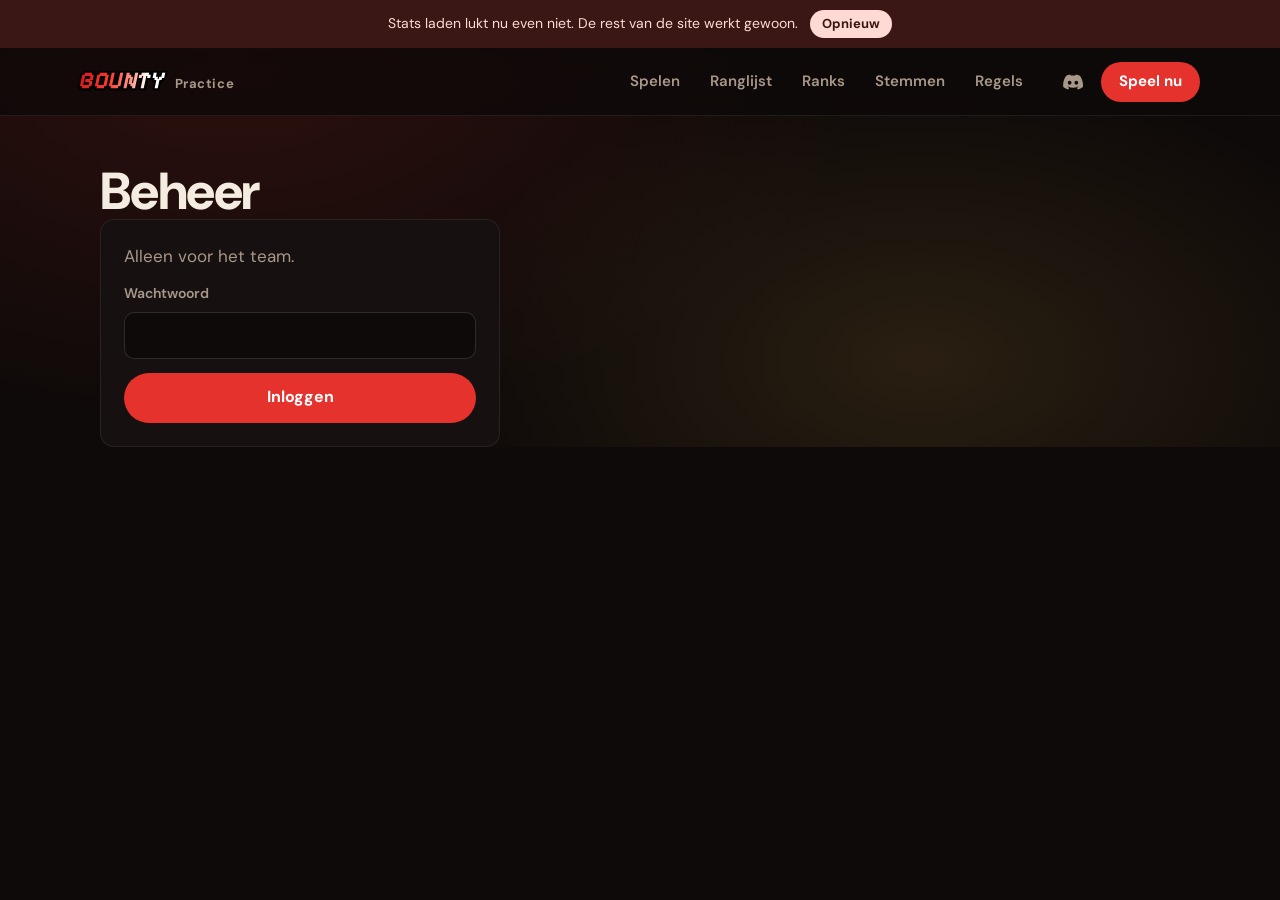
<file: admin.html>
<!DOCTYPE html>
<html lang="nl">
<head>
<meta charset="utf-8">
<meta name="viewport" content="width=device-width, initial-scale=1">
<title>Beheer – Bounty Practice</title>
<meta name="robots" content="noindex">
<link rel="icon" href="icon-192.png">
<link rel="stylesheet" href="https://fonts.googleapis.com/css2?family=Pixelify+Sans:wght@700&family=DM+Sans:opsz,wght@9..40,400;9..40,500;9..40,600;9..40,700;9..40,800&display=swap">
<link rel="stylesheet" href="style.css">
</head>
<body data-page="admin">
<header class="nav"></header>
<main id="main" class="subpage">
  <section class="section">
    <h1 class="page-h">Beheer</h1>
    <form class="login" data-login>
      <p class="sub">Alleen voor het team.</p>
      <label class="field">Wachtwoord<input type="password" name="pw" autocomplete="current-password" required></label>
      <button class="btn" type="submit">Inloggen</button>
      <p class="msg" data-login-msg role="status"></p>
    </form>
    <div data-panel hidden>
      <div class="seg admin-tabs" role="tablist" data-atabs></div>
      <div class="admin-body" data-abody></div>
    </div>
  </section>
</main>
<script src="config.js"></script>
<script src="common.js"></script>
<script src="admin.js"></script>
</body>
</html>
</file>
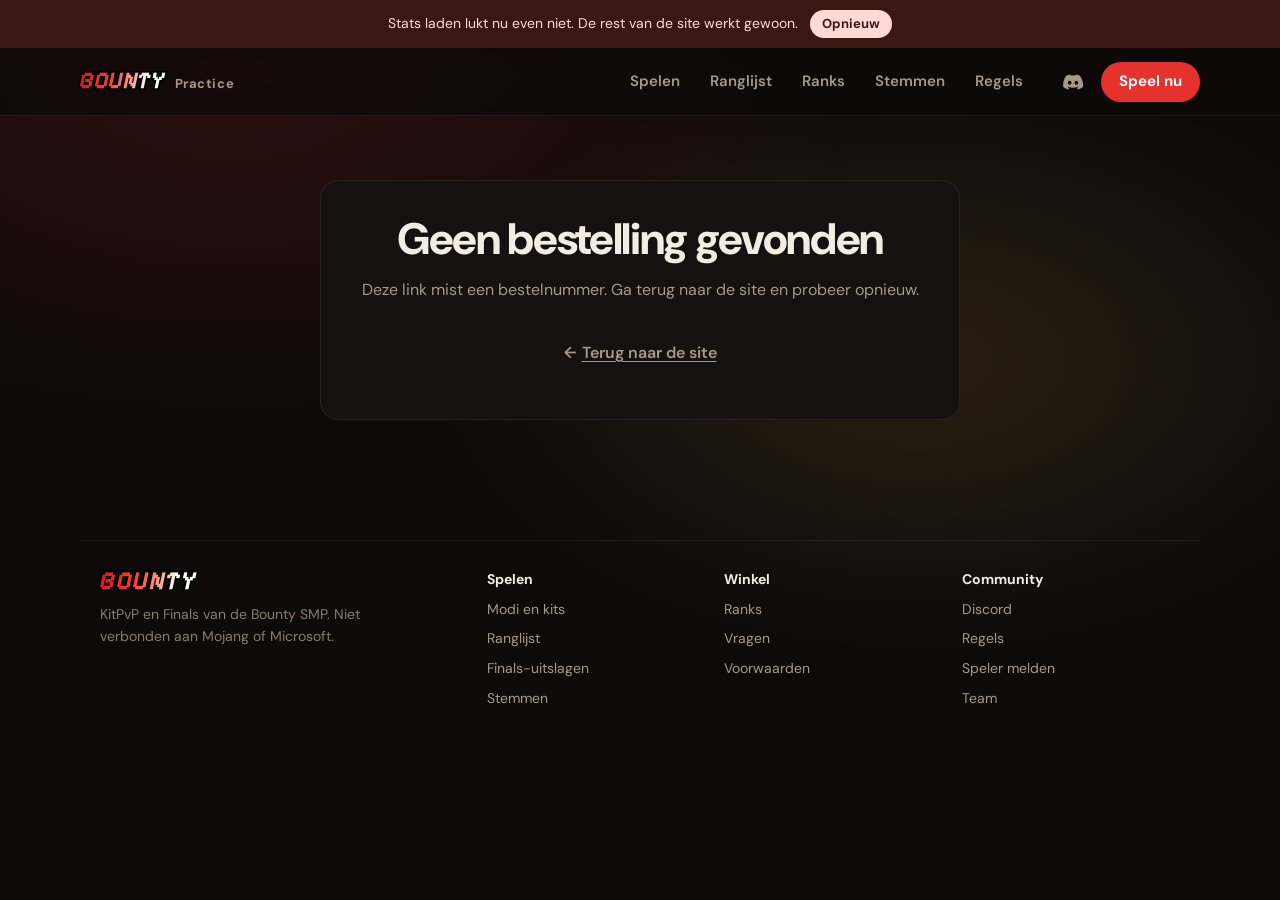
<file: bedankt.html>
<!DOCTYPE html>
<html lang="nl">
<head>
<meta charset="utf-8">
<meta name="viewport" content="width=device-width, initial-scale=1">
<title>Betaling – Bounty Practice</title>
<link rel="icon" href="icon-192.png">
<link rel="manifest" href="manifest.webmanifest">
<link rel="stylesheet" href="https://fonts.googleapis.com/css2?family=Pixelify+Sans:wght@700&family=DM+Sans:opsz,wght@9..40,400;9..40,500;9..40,600;9..40,700;9..40,800&display=swap">
<link rel="stylesheet" href="style.css">
</head>
<body data-page="sub">
<header class="nav"></header>
<main class="page">
  <div class="result" data-result>
    <img data-face width="96" height="96" alt="" hidden>
    <h1 data-title>Betaling controleren…</h1>
    <p data-text>Even geduld, we vragen de status op bij Mollie.</p>
    <div class="next" data-next hidden>
      <a class="btn" data-profile-link href="./">Bekijk je profiel</a>
      <button class="btn-ghost" type="button" data-brag>Vertel het in Discord</button>
    </div>
    <p class="back"><a href="./" data-back>Terug naar de site</a></p>
  </div>
</main>
<footer class="foot"></footer>
<script src="config.js"></script>
<script src="common.js"></script>
<script>
(async () => {
  const C = window.BP, H = { apikey: C.anonKey, Authorization: `Bearer ${C.anonKey}`, "Content-Type": "application/json" };
  const rn = (id) => ({ donator: "Donateur", vip: "VIP", hunter: "Hunter", legende: "Legende" }[id] || id);
  const id = new URLSearchParams(location.search).get("order");
  const $ = (s) => document.querySelector(s);
  const set = (t, x) => { $("[data-title]").textContent = t; $("[data-text]").textContent = x; };
  if (!id) return set("Geen bestelling gevonden", "Deze link mist een bestelnummer. Ga terug naar de site en probeer opnieuw.");
  for (let i = 0; i < 10; i++) {
    const r = await fetch(`${C.supabaseUrl}/rest/v1/rpc/bp_order_status`, { method: "POST", headers: H, body: JSON.stringify({ p_id: id }) });
    const o = (await r.json())?.[0];
    if (!o) return set("Bestelling niet gevonden", "Neem contact op via Discord als je wel hebt betaald.");
    const face = $("[data-face]"); face.src = `https://mc-heads.net/avatar/${encodeURIComponent(o.mc_name)}/96`; face.hidden = false;
    if (o.status === "paid") {
      const t = new Date(o.expires_at).toLocaleDateString("nl-NL", { day: "numeric", month: "long", year: "numeric" });
      set("Betaling gelukt!", `${o.mc_name} krijgt ${rn(o.rank_id)} binnen een paar minuten in-game, ook als hij offline is. Geldig tot ${t}.`);
      const next = $("[data-next]");
      $("[data-profile-link]").href = `./#speler/${encodeURIComponent(o.mc_name)}`;
      $("[data-brag]").onclick = async () => {
        const txt = `${o.mc_name} heeft nu ${rn(o.rank_id)} op Bounty Practice! ${location.origin}${location.pathname.replace(/bedankt\.html$/, "")}?speler=${encodeURIComponent(o.mc_name)}`;
        try { await navigator.clipboard.writeText(txt); } catch {}
        $("[data-brag]").textContent = "Gekopieerd, plak het in Discord";
      };
      next.hidden = false;
      return;
    }
    if (["failed", "canceled", "expired"].includes(o.status))
      return set("Betaling niet gelukt", "Er is niets afgeschreven. Je kunt het op de site opnieuw proberen.");
    set("Betaling controleren…", "Mollie verwerkt je betaling nog. Deze pagina ververst vanzelf.");
    await new Promise((r) => setTimeout(r, 3000));
  }
  set("Betaling wordt nog verwerkt", "Dit duurt soms even. Je rank komt vanzelf in-game zodra de betaling binnen is.");
})();
</script>
</body>
</html>
</file>
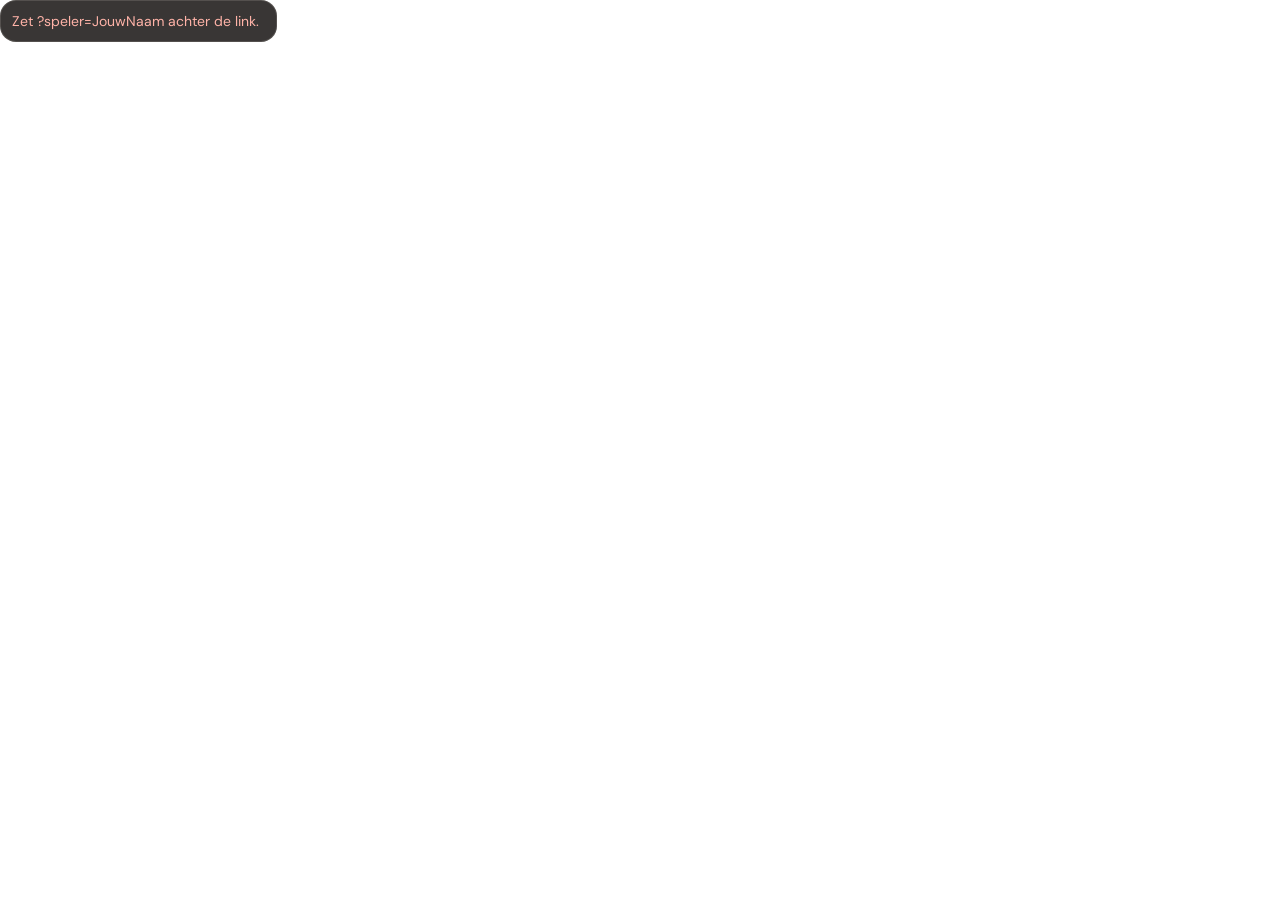
<file: obs.html>
<!DOCTYPE html>
<html lang="nl">
<head>
<meta charset="utf-8">
<title>Bounty Practice – stream-overlay</title>
<meta name="robots" content="noindex">
<link rel="stylesheet" href="https://fonts.googleapis.com/css2?family=Pixelify+Sans:wght@700&family=DM+Sans:opsz,wght@9..40,600;9..40,800&display=swap">
<style>
  /* Transparante overlay voor OBS: Browserbron, 420x150 */
  html,body{margin:0;background:transparent;font-family:"DM Sans",system-ui,sans-serif;color:#f4ece0}
  .o{display:flex;align-items:center;gap:14px;width:max-content;padding:12px 18px 12px 12px;border-radius:16px;background:rgba(14,10,9,.82);box-shadow:inset 0 0 0 1px rgba(244,236,224,.14)}
  .o img{width:72px;height:72px;border-radius:12px;image-rendering:pixelated}
  .o h1{margin:0 0 6px;font-size:20px;display:flex;align-items:baseline;gap:10px}
  .o h1 small{font:700 13px "Pixelify Sans";color:#ff3b30;transform:skewX(-8deg)}
  .s{display:flex;gap:16px}
  .s div{display:grid}
  .s b{font-size:24px;font-weight:800;font-variant-numeric:tabular-nums;line-height:1.1}
  .s span{font-size:12px;color:#b3a291}
  .s .up b{color:#f0b44c}
  .flash b{animation:f 1s}
  @keyframes f{0%{color:#6ad46a;transform:scale(1.25)}100%{transform:none}}
  .err{font-size:14px;color:#ffb3a8}
</style>
</head>
<body>
<div class="o" id="o"><span class="err">Zet ?speler=JouwNaam achter de link.</span></div>
<script src="config.js"></script>
<script>
(async () => {
  const C = window.BP, q = new URLSearchParams(location.search), name = q.get("speler");
  if (!name) return;
  const H = { apikey: C.anonKey, Authorization: `Bearer ${C.anonKey}` };
  let prev = null;
  async function tick() {
    try {
      const r = await fetch(`${C.supabaseUrl}/rest/v1/bp_players?select=name,kills,deaths,best_streak,points&name=ilike.${encodeURIComponent(name)}`, { headers: H });
      const [p] = await r.json();
      if (!p) { document.getElementById("o").innerHTML = `<span class="err">Geen stats voor ${name.replace(/[<>&]/g, "")}.</span>`; return; }
      const kd = p.deaths ? (p.kills / p.deaths).toFixed(2).replace(".", ",") : p.kills;
      const nf = (n) => n.toLocaleString("nl-NL");
      const cls = (k) => prev && prev[k] !== p[k] ? "flash" : "";
      document.getElementById("o").innerHTML = `<img src="https://mc-heads.net/avatar/${encodeURIComponent(p.name)}/72" alt="">
        <div><h1>${p.name.replace(/[<>&]/g, "")} <small>BOUNTY PRACTICE</small></h1><div class="s">
        <div class="${cls("kills")}"><b>${nf(p.kills)}</b><span>Kills</span></div>
        <div><b>${kd}</b><span>K/D</span></div>
        <div class="${cls("best_streak")}"><b>${nf(p.best_streak)}</b><span>Beste streak</span></div>
        <div class="up ${cls("points")}"><b>${nf(p.points)}</b><span>Punten</span></div></div></div>`;
      prev = p;
    } catch {}
  }
  tick(); setInterval(tick, 15000);
})();
</script>
</body>
</html>
</file>
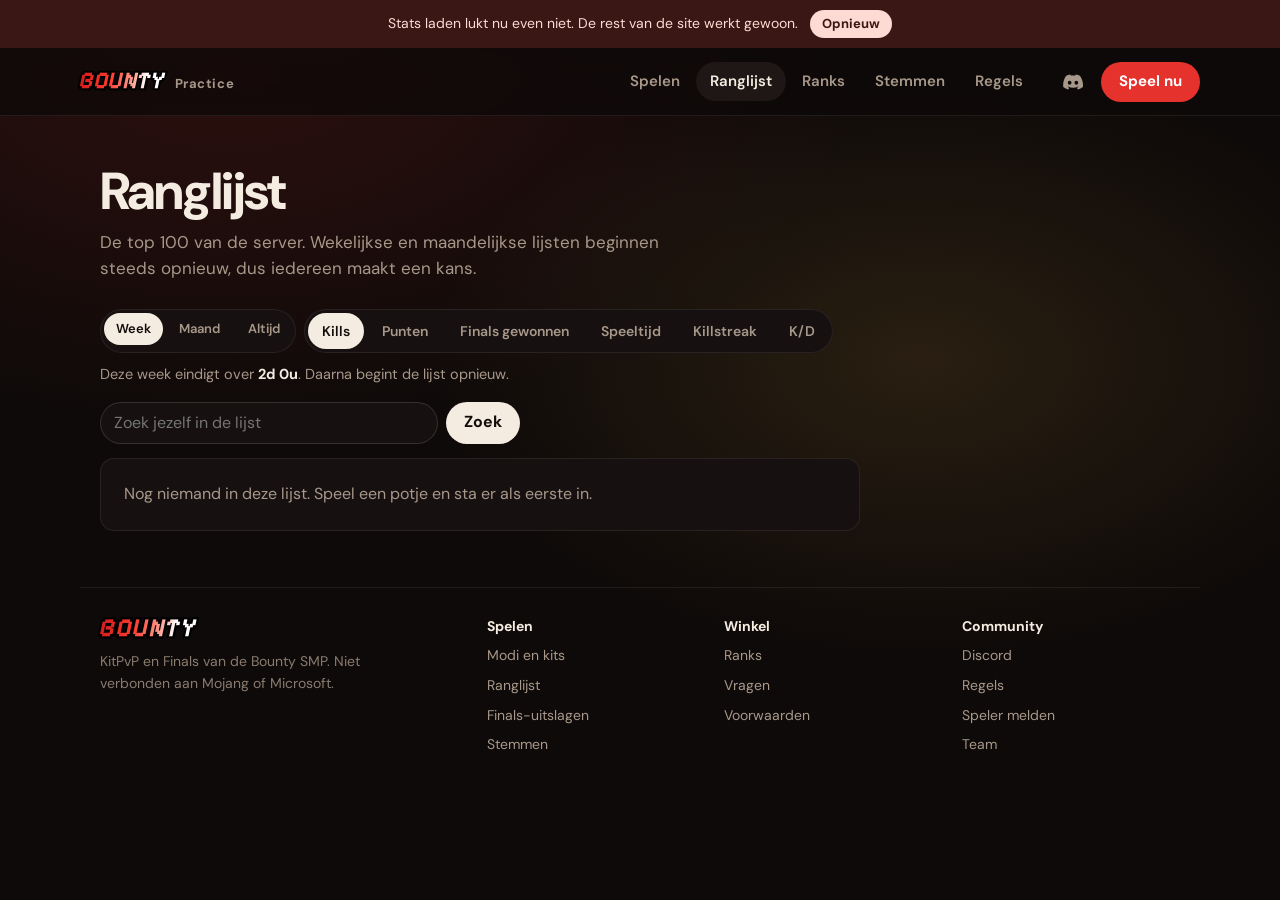
<file: ranglijst.html>
<!DOCTYPE html>
<html lang="nl">
<head>
<meta charset="utf-8">
<meta name="viewport" content="width=device-width, initial-scale=1, viewport-fit=cover">
<title>Ranglijst – Bounty Practice</title>
<meta name="description" content="De top 100 van Bounty Practice per week, maand of altijd.">
<meta name="theme-color" content="#0e0a09">
<meta property="og:title" content="Ranglijst – Bounty Practice">
<meta property="og:image" content="https://fabiannnyt.github.io/bounty-practice/og.png">
<link rel="manifest" href="manifest.webmanifest">
<link rel="icon" href="icon-192.png">
<link rel="preconnect" href="https://ekioqxtazurafzyrnbxb.supabase.co" crossorigin>
<link rel="preconnect" href="https://mc-heads.net">
<link rel="stylesheet" href="https://fonts.googleapis.com/css2?family=Pixelify+Sans:wght@700&family=DM+Sans:opsz,wght@9..40,400;9..40,500;9..40,600;9..40,700;9..40,800&display=swap">
<link rel="stylesheet" href="style.css">
</head>
<body data-page="ranglijst">
<a class="skip" href="#main">Naar de inhoud</a>
<header class="nav"></header>
<main id="main" class="subpage">

<section class="section">
  <h1 class="page-h">Ranglijst</h1>
  <p class="sub">De top 100 van de server. Wekelijkse en maandelijkse lijsten beginnen steeds opnieuw, dus iedereen maakt een kans.</p>
  <div class="rl-ctl">
    <div class="seg seg-sm" role="tablist" aria-label="Periode" data-periods></div>
    <div class="seg" role="tablist" aria-label="Kies een stat" data-tabs></div>
  </div>
  <p class="reset" data-reset></p>
  <form class="rl-find" data-find><label class="sr" for="rl-q">Zoek jezelf</label><input id="rl-q" maxlength="16" placeholder="Zoek jezelf in de lijst" autocomplete="off" spellcheck="false"><button type="submit">Zoek</button></form>
  <ol class="board big" data-board aria-live="polite"><li class="sk-row"><span class="sk"></span></li><li class="sk-row"><span class="sk"></span></li><li class="sk-row"><span class="sk"></span></li></ol>
  <p class="board-note" data-board-note></p>
</section></main>
<footer class="foot"></footer>
<script src="config.js"></script>
<script src="common.js"></script>
<script src="ranglijst.js"></script>
</body>
</html>
</file>
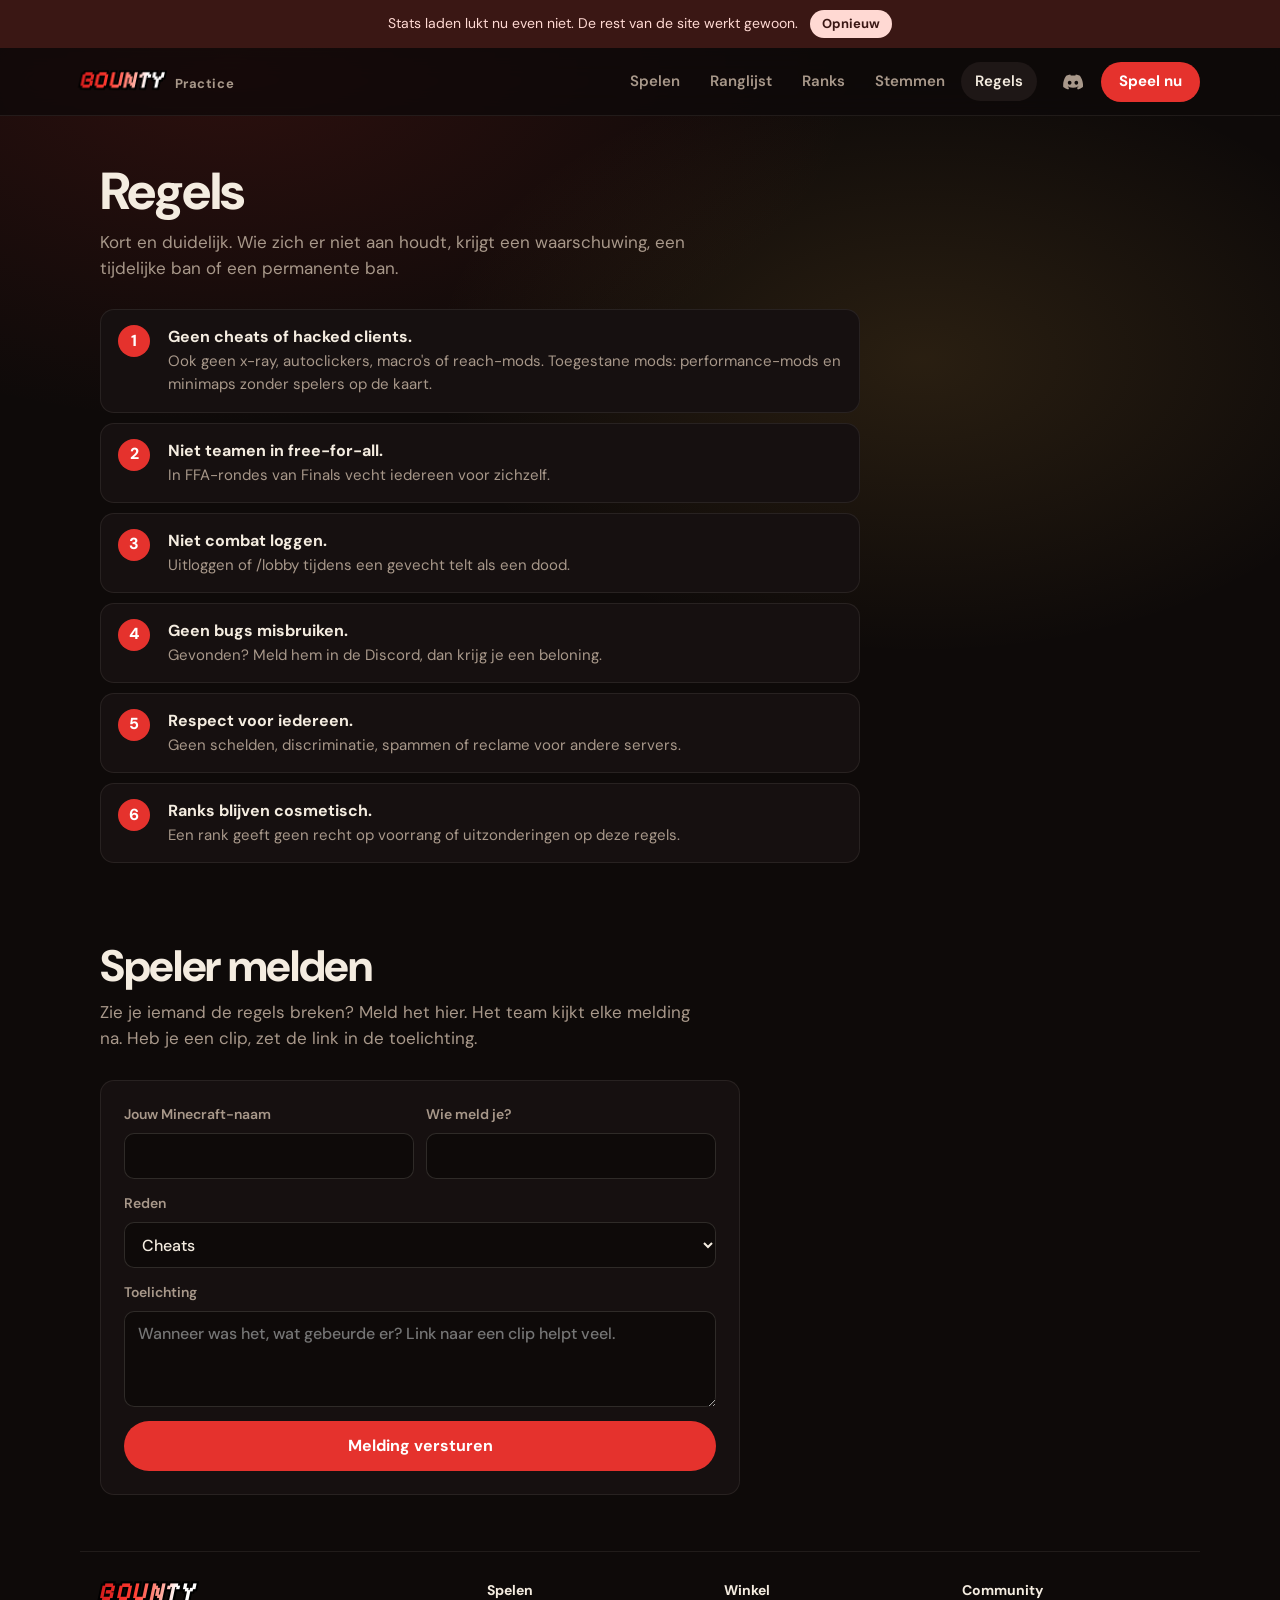
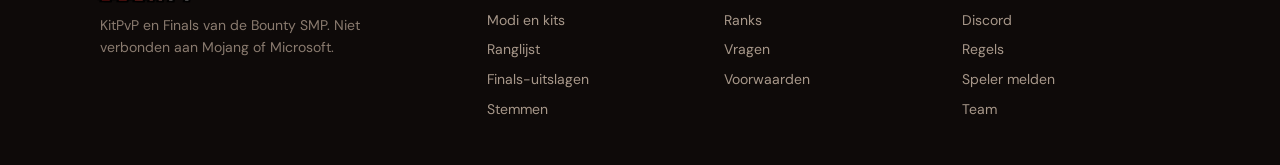
<file: regels.html>
<!DOCTYPE html>
<html lang="nl">
<head>
<meta charset="utf-8">
<meta name="viewport" content="width=device-width, initial-scale=1, viewport-fit=cover">
<title>Regels – Bounty Practice</title>
<meta name="description" content="De regels van Bounty Practice, een speler melden en het team.">
<meta name="theme-color" content="#0e0a09">
<meta property="og:title" content="Regels – Bounty Practice">
<meta property="og:image" content="https://fabiannnyt.github.io/bounty-practice/og.png">
<link rel="manifest" href="manifest.webmanifest">
<link rel="icon" href="icon-192.png">
<link rel="preconnect" href="https://ekioqxtazurafzyrnbxb.supabase.co" crossorigin>
<link rel="preconnect" href="https://mc-heads.net">
<link rel="stylesheet" href="https://fonts.googleapis.com/css2?family=Pixelify+Sans:wght@700&family=DM+Sans:opsz,wght@9..40,400;9..40,500;9..40,600;9..40,700;9..40,800&display=swap">
<link rel="stylesheet" href="style.css">
</head>
<body data-page="regels">
<a class="skip" href="#main">Naar de inhoud</a>
<header class="nav"></header>
<main id="main" class="subpage">

<section class="section">
  <h1 class="page-h">Regels</h1>
  <p class="sub">Kort en duidelijk. Wie zich er niet aan houdt, krijgt een waarschuwing, een tijdelijke ban of een permanente ban.</p>
  <ol class="rules">
    <li><b>Geen cheats of hacked clients.</b><span>Ook geen x-ray, autoclickers, macro's of reach-mods. Toegestane mods: performance-mods en minimaps zonder spelers op de kaart.</span></li>
    <li><b>Niet teamen in free-for-all.</b><span>In FFA-rondes van Finals vecht iedereen voor zichzelf.</span></li>
    <li><b>Niet combat loggen.</b><span>Uitloggen of /lobby tijdens een gevecht telt als een dood.</span></li>
    <li><b>Geen bugs misbruiken.</b><span>Gevonden? Meld hem in de Discord, dan krijg je een beloning.</span></li>
    <li><b>Respect voor iedereen.</b><span>Geen schelden, discriminatie, spammen of reclame voor andere servers.</span></li>
    <li><b>Ranks blijven cosmetisch.</b><span>Een rank geeft geen recht op voorrang of uitzonderingen op deze regels.</span></li>
  </ol>
</section>
<section class="section" id="melden">
  <h2>Speler melden</h2>
  <p class="sub">Zie je iemand de regels breken? Meld het hier. Het team kijkt elke melding na. Heb je een clip, zet de link in de toelichting.</p>
  <form class="report" data-report novalidate>
    <div class="two">
      <label class="field">Jouw Minecraft-naam<input name="reporter" required maxlength="16" autocomplete="off"></label>
      <label class="field">Wie meld je?<input name="target" required maxlength="16" autocomplete="off"></label>
    </div>
    <label class="field">Reden
      <select name="reason"><option>Cheats</option><option>Teamen in FFA</option><option>Combat loggen</option><option>Schelden of pesten</option><option>Bug misbruiken</option><option>Anders</option></select>
    </label>
    <label class="field">Toelichting<textarea name="details" rows="3" maxlength="1000" placeholder="Wanneer was het, wat gebeurde er? Link naar een clip helpt veel."></textarea></label>
    <button class="btn" type="submit">Melding versturen</button>
    <p class="msg" data-report-msg role="status"></p>
  </form>
</section>
<section class="section" id="team" data-team-section hidden>
  <h2>Het team</h2>
  <p class="sub">Vragen of problemen? Stuur een van ons een bericht in de Discord.</p>
  <ul class="team" data-team></ul>
</section></main>
<footer class="foot"></footer>
<script src="config.js"></script>
<script src="common.js"></script>
<script src="regels.js"></script>
</body>
</html>
</file>
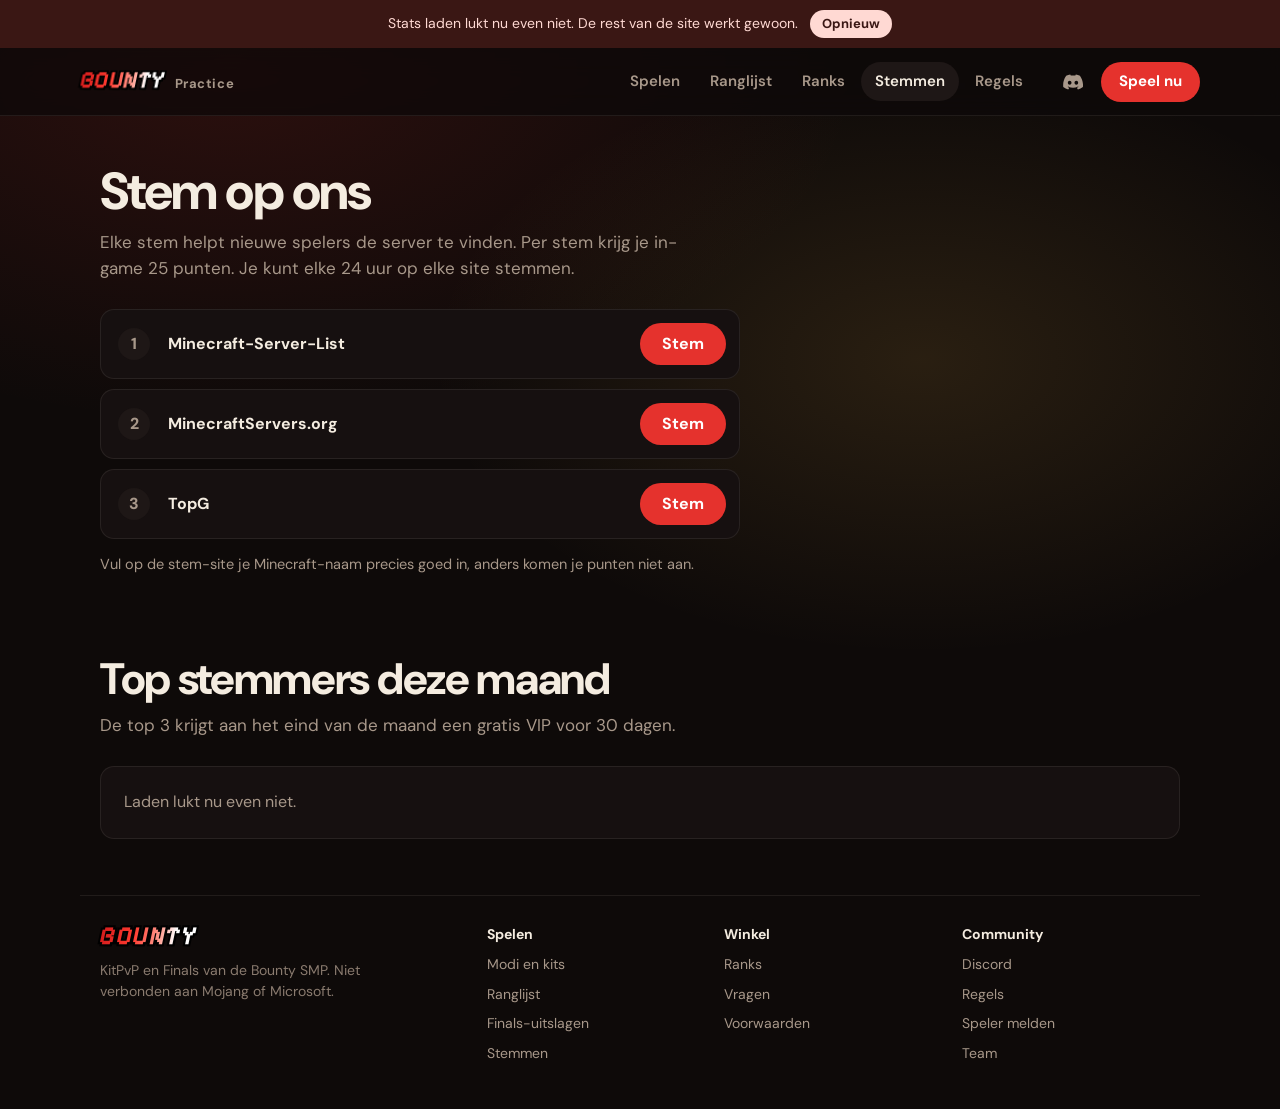
<file: stemmen.html>
<!DOCTYPE html>
<html lang="nl">
<head>
<meta charset="utf-8">
<meta name="viewport" content="width=device-width, initial-scale=1, viewport-fit=cover">
<title>Stemmen – Bounty Practice</title>
<meta name="description" content="Stem op Bounty Practice en verdien punten.">
<meta name="theme-color" content="#0e0a09">
<meta property="og:title" content="Stemmen – Bounty Practice">
<meta property="og:image" content="https://fabiannnyt.github.io/bounty-practice/og.png">
<link rel="manifest" href="manifest.webmanifest">
<link rel="icon" href="icon-192.png">
<link rel="preconnect" href="https://ekioqxtazurafzyrnbxb.supabase.co" crossorigin>
<link rel="preconnect" href="https://mc-heads.net">
<link rel="stylesheet" href="https://fonts.googleapis.com/css2?family=Pixelify+Sans:wght@700&family=DM+Sans:opsz,wght@9..40,400;9..40,500;9..40,600;9..40,700;9..40,800&display=swap">
<link rel="stylesheet" href="style.css">
</head>
<body data-page="stemmen">
<a class="skip" href="#main">Naar de inhoud</a>
<header class="nav"></header>
<main id="main" class="subpage">

<section class="section">
  <h1 class="page-h">Stem op ons</h1>
  <p class="sub">Elke stem helpt nieuwe spelers de server te vinden. Per stem krijg je in-game 25 punten. Je kunt elke 24 uur op elke site stemmen.</p>
  <ol class="votes" data-votes></ol>
  <p class="vote-tip">Vul op de stem-site je Minecraft-naam precies goed in, anders komen je punten niet aan.</p>
</section>
<section class="section">
  <h2>Top stemmers deze maand</h2>
  <p class="sub">De top 3 krijgt aan het eind van de maand een gratis VIP voor 30 dagen.</p>
  <ol class="board" data-voters><li class="sk-row"><span class="sk"></span></li></ol>
</section></main>
<footer class="foot"></footer>
<script src="config.js"></script>
<script src="common.js"></script>
<script src="stemmen.js"></script>
</body>
</html>
</file>
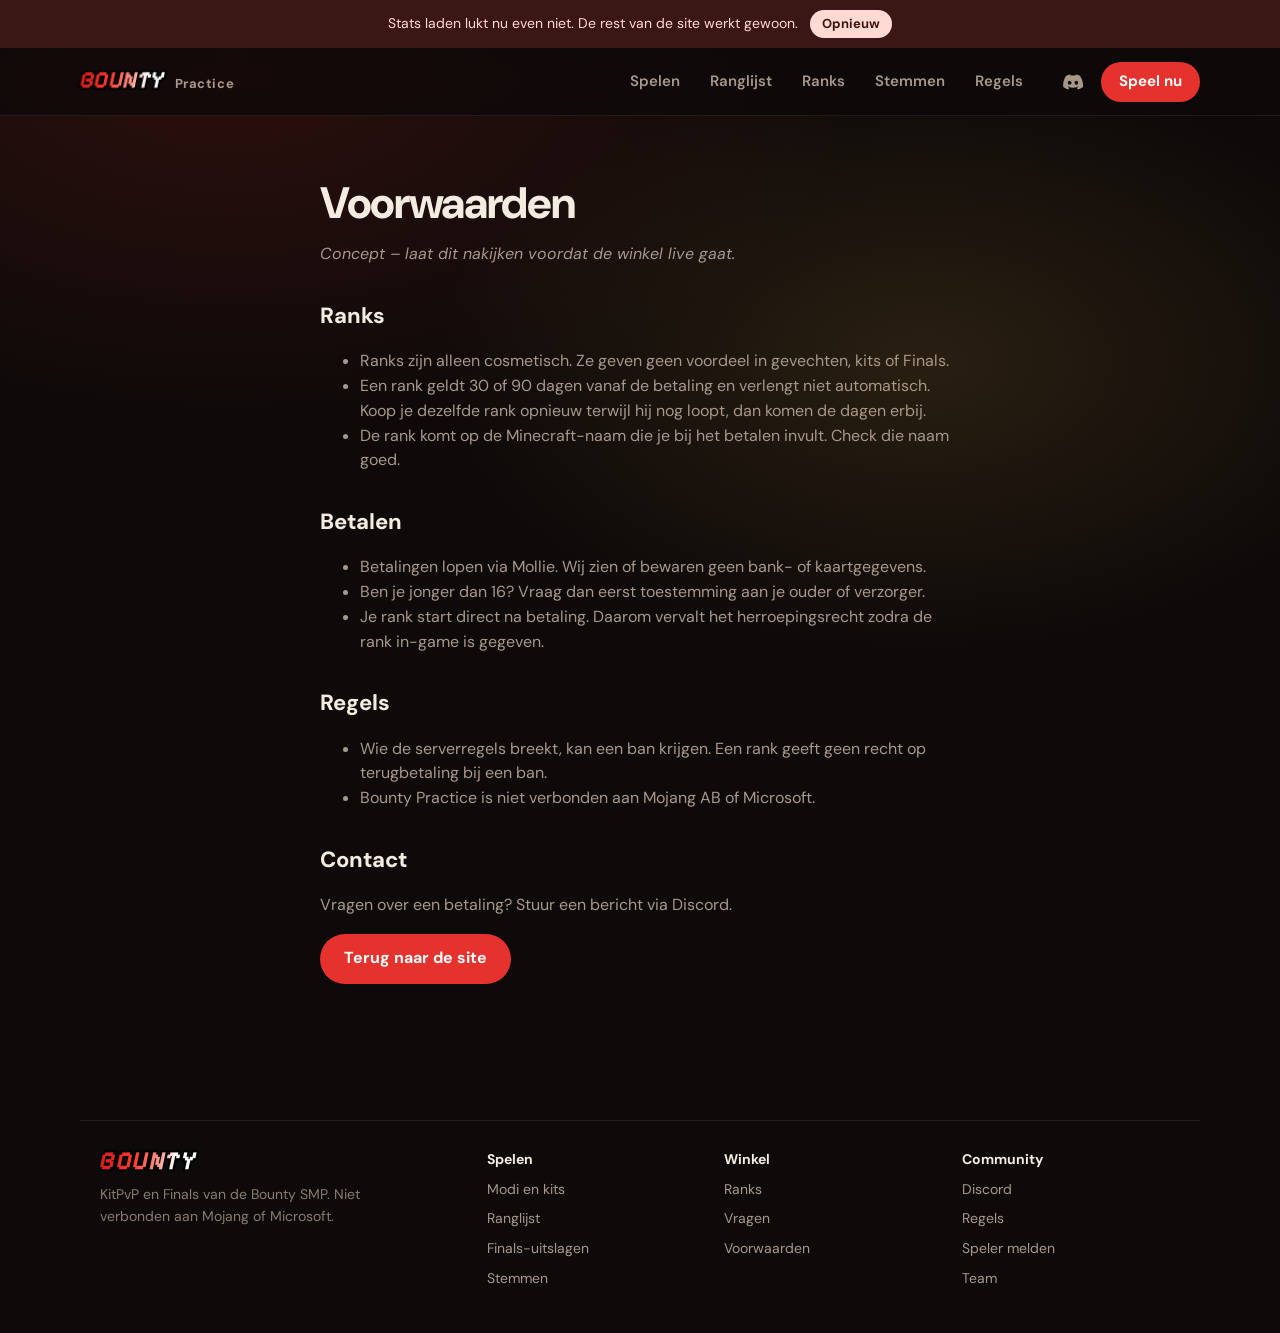
<file: voorwaarden.html>
<!DOCTYPE html>
<html lang="nl">
<head>
<meta charset="utf-8">
<meta name="viewport" content="width=device-width, initial-scale=1">
<title>Voorwaarden – Bounty Practice</title>
<link rel="icon" href="icon-192.png">
<link rel="manifest" href="manifest.webmanifest">
<link rel="stylesheet" href="https://fonts.googleapis.com/css2?family=Pixelify+Sans:wght@700&family=DM+Sans:opsz,wght@9..40,400;9..40,500;9..40,600;9..40,700;9..40,800&display=swap">
<link rel="stylesheet" href="style.css">
</head>
<body data-page="sub">
<header class="nav"></header>
<main class="page">
  <h1>Voorwaarden</h1>
  <p><em>Concept – laat dit nakijken voordat de winkel live gaat.</em></p>

  <h2>Ranks</h2>
  <ul>
    <li>Ranks zijn alleen cosmetisch. Ze geven geen voordeel in gevechten, kits of Finals.</li>
    <li>Een rank geldt 30 of 90 dagen vanaf de betaling en verlengt niet automatisch. Koop je dezelfde rank opnieuw terwijl hij nog loopt, dan komen de dagen erbij.</li>
    <li>De rank komt op de Minecraft-naam die je bij het betalen invult. Check die naam goed.</li>
  </ul>

  <h2>Betalen</h2>
  <ul>
    <li>Betalingen lopen via Mollie. Wij zien of bewaren geen bank- of kaartgegevens.</li>
    <li>Ben je jonger dan 16? Vraag dan eerst toestemming aan je ouder of verzorger.</li>
    <li>Je rank start direct na betaling. Daarom vervalt het herroepingsrecht zodra de rank in-game is gegeven.</li>
  </ul>

  <h2>Regels</h2>
  <ul>
    <li>Wie de serverregels breekt, kan een ban krijgen. Een rank geeft geen recht op terugbetaling bij een ban.</li>
    <li>Bounty Practice is niet verbonden aan Mojang AB of Microsoft.</li>
  </ul>

  <h2>Contact</h2>
  <p>Vragen over een betaling? Stuur een bericht via <a data-discord href="#">Discord</a>.</p>
  <p><a class="btn" href="./">Terug naar de site</a></p>
</main>
<footer class="foot"></footer>
<script src="config.js"></script>
<script src="common.js"></script>
<script>document.querySelectorAll("[data-discord]").forEach(a => a.href = BP.discord)</script>
</body>
</html>
</file>
<file: style.css>
:root{
  --bg:#0e0a09; --s1:#161010; --s2:#1e1716; --line:rgba(244,236,224,.08); --line2:rgba(244,236,224,.14);
  --fg:#f4ece0; --mut:#a8988a; --dim:#8a7b6f;
  --red:#e5322d; --red2:#ff4a3f; --gold:#f0b44c; --silver:#c9ccd3; --bronze:#d08a52; --ok:#6ad46a;
  --f:"DM Sans",system-ui,sans-serif; --pix:"Pixelify Sans",ui-monospace,monospace;
  --r:14px; --w:1120px;
}
*{box-sizing:border-box}
html{scroll-behavior:smooth;scroll-padding-top:84px;-webkit-text-size-adjust:100%}
body{margin:0;overflow-x:clip;background:radial-gradient(700px 420px at 72% 360px,rgba(240,180,76,.12),transparent 70%) no-repeat,radial-gradient(900px 520px at 18% 60px,rgba(229,50,45,.14),transparent 70%) no-repeat,var(--bg);color:var(--fg);font:16px/1.55 var(--f);-webkit-font-smoothing:antialiased}
a{color:inherit;text-decoration:none}
img{display:block}
button,input,select,textarea{font:inherit;color:inherit}
button{cursor:pointer;border:0;background:none}
:focus-visible{outline:2px solid var(--gold);outline-offset:3px;border-radius:6px}
.sr{position:absolute;width:1px;height:1px;overflow:hidden;clip:rect(0 0 0 0)}
[hidden]{display:none!important}
@media (prefers-reduced-motion:reduce){html{scroll-behavior:auto}*,*::before{animation:none!important;transition:none!important}}

/* Woordmerk (logo-stijl): schuin, rood naar wit, dikke zwarte rand */
.logo-main,.logo-sub,.wordmark{display:grid;font-family:var(--pix);font-weight:700;text-transform:uppercase;transform:skewX(-12deg);line-height:.9}
.logo-main>span,.logo-sub>span,.wordmark>span{grid-area:1/1}
.ls{color:#000;-webkit-text-stroke:.16em #000;text-shadow:.07em .07em 0 #000}
.lf{background:linear-gradient(90deg,#d41c1c 0%,#ff3b30 35%,#ff9d90 62%,#fff 78%);-webkit-background-clip:text;background-clip:text;color:transparent}

/* Navigatie */
.nav{position:sticky;top:0;z-index:30;display:flex;align-items:center;gap:8px;height:68px;padding:0 max(20px,calc((100vw - var(--w))/2));background:rgba(14,10,9,.78);backdrop-filter:saturate(1.4) blur(14px);-webkit-backdrop-filter:saturate(1.4) blur(14px);border-bottom:1px solid var(--line)}
.nav-brand{display:flex;align-items:baseline;gap:10px;margin-right:auto}
.wordmark{font-size:24px;letter-spacing:.02em}
.nav-sub{font-weight:700;font-size:13px;letter-spacing:.04em;color:var(--mut)}
.nav-links{display:flex;gap:2px;margin-right:8px}
.nav-links a{padding:8px 14px;border-radius:999px;color:var(--mut);font-weight:600;font-size:15px;transition:color .15s,background .15s}
.nav-links a:hover{color:var(--fg);background:var(--s2)}
.nav-discord{display:grid;place-items:center;width:40px;height:40px;border-radius:999px;color:var(--mut);transition:color .15s,background .15s}
.nav-discord:hover{color:#fff;background:#5865f2}
.nav-play{height:40px;padding:0 18px;border-radius:999px;background:var(--red);color:#fff;font-weight:700;font-size:15px;transition:background .15s}
.nav-play:hover{background:var(--red2)}
@media (max-width:720px){.nav-links{display:none}.nav-sub{display:none}}

/* Hero */
.hero{position:relative;max-width:var(--w);margin:0 auto;padding:84px 20px 96px;display:grid;grid-template-columns:1.05fr .95fr;gap:40px;align-items:end}
@media (max-width:900px){.hero{grid-template-columns:1fr;padding-top:48px;gap:56px}}

.logo{position:relative;display:inline-block;margin:0 0 28px;padding:26px 40px 30px 18px;isolation:isolate}
.logo::before{content:"";position:absolute;inset:-4% -5% -8% -6%;z-index:-1;background:url(bush.svg) no-repeat center/100% 100%;image-rendering:pixelated;filter:drop-shadow(0 18px 28px rgba(0,0,0,.6))}
.logo-main{font-size:clamp(62px,10vw,120px);letter-spacing:.02em}
.logo-sub{font-size:clamp(26px,4.2vw,50px);letter-spacing:.08em;margin:4px 0 0 20%;width:max-content}
.logo-sub .lf{background:linear-gradient(90deg,#d41c1c,#ff4d40 75%,#ffb8ae);-webkit-background-clip:text;background-clip:text}
@media (max-width:520px){.logo{padding:18px 22px 22px 10px}}

.lead{font-size:20px;line-height:1.5;color:var(--mut);max-width:30em;margin:0 0 32px}
.cta{display:flex;align-items:center;gap:22px;flex-wrap:wrap}
.ip{display:flex;align-items:center;gap:14px;height:56px;padding:0 8px 0 20px;border-radius:999px;background:var(--fg);color:#140c0a;transition:transform .12s}
.ip:hover{transform:translateY(-1px)}
.ip:active{transform:translateY(1px)}
.ip-value{font-weight:800;font-size:17px;letter-spacing:-.01em}
.ip-action{height:40px;display:grid;place-items:center;padding:0 16px;border-radius:999px;background:var(--red);color:#fff;font-weight:700;font-size:14px;transition:background .15s}
.ip.copied .ip-action{background:#2c9b3f}
.link-discord{font-weight:600;color:var(--mut);border-bottom:1px solid var(--line2);padding-bottom:2px;transition:color .15s,border-color .15s}
.link-discord:hover{color:var(--fg);border-color:var(--fg)}
.meta{margin:22px 0 0;font-size:14px;color:var(--dim)}
.online{color:var(--mut)}
.online i{display:inline-block;width:8px;height:8px;border-radius:50%;background:var(--ok);margin-right:6px;vertical-align:1px;box-shadow:0 0 0 4px rgba(106,212,106,.15)}

/* Podium: de top 3 staat in de hero */
.podium{margin:0}
.podium ol{list-style:none;margin:0;padding:0;display:grid;grid-template-columns:repeat(3,1fr);align-items:end;gap:10px}
.podium li{display:flex;flex-direction:column;align-items:center;text-align:center;cursor:pointer}
.podium li:nth-child(1){order:2}
.podium li:nth-child(2){order:1}
.podium li:nth-child(3){order:3}
.podium .skin{height:200px;width:auto;image-rendering:pixelated;filter:drop-shadow(0 16px 18px rgba(0,0,0,.55));transition:transform .2s}
.podium li:nth-child(1) .skin{height:250px}
.podium li:hover .skin{transform:translateY(-6px)}
.podium .step{position:relative;width:100%;display:flex;flex-direction:column;align-items:center;justify-content:flex-start;gap:2px;padding:18px 8px 0;border-radius:12px 12px 0 0;
  background:linear-gradient(180deg,color-mix(in srgb,var(--c) 26%,var(--s2)),var(--s1));box-shadow:inset 0 3px 0 var(--c),inset 0 0 0 1px color-mix(in srgb,var(--c) 25%,transparent)}
.podium li:nth-child(1) .step{--c:var(--gold);height:164px}
.podium li:nth-child(2) .step{--c:var(--silver);height:132px}
.podium li:nth-child(3) .step{--c:var(--bronze);height:112px}
.podium .num{font:700 30px/1 var(--pix);color:var(--c);margin-bottom:6px}
.podium .name{font-weight:700;font-size:15px;max-width:100%;overflow:hidden;text-overflow:ellipsis;white-space:nowrap}
.podium .pts{font-size:13px;color:var(--mut);font-variant-numeric:tabular-nums}
.podium .skin{margin-bottom:-4px}
.podium figcaption{margin-top:14px;text-align:center;font-size:13px;color:var(--dim)}
@media (max-width:520px){.podium .skin{height:140px}.podium li:nth-child(1) .skin{height:176px}}

/* Secties */
.section{max-width:var(--w);margin:0 auto;padding:80px 20px 0}
.section h2{font-weight:800;font-size:clamp(32px,4.5vw,44px);line-height:1.05;letter-spacing:-.03em;margin:0}
.section .sub{margin:10px 0 28px;color:var(--mut);font-size:17px;max-width:36em}
.section-row{display:flex;align-items:end;justify-content:space-between;gap:20px;flex-wrap:wrap;margin-bottom:22px}
.section-row .sub{margin-bottom:0}

/* Zoeken */
.search{display:flex;align-items:center;gap:12px;max-width:560px;height:60px;padding:0 6px 0 12px;border-radius:999px;background:var(--s1);box-shadow:inset 0 0 0 1px var(--line2);transition:box-shadow .15s}
.search:focus-within{box-shadow:inset 0 0 0 2px var(--gold)}
.search-face{width:36px;height:36px;border-radius:8px;image-rendering:pixelated}
.search input{flex:1;min-width:0;border:0;background:none;outline:none;font-size:17px;font-weight:500}
.search input::placeholder{color:var(--dim)}
.search button{height:48px;padding:0 22px;border-radius:999px;background:var(--fg);color:#140c0a;font-weight:700}
.search button:hover{background:#fff}

/* Profiel */
.profile{margin-top:28px;display:grid;grid-template-columns:200px 1fr;gap:40px;align-items:center;padding:32px;border-radius:var(--r);background:linear-gradient(135deg,var(--s2),var(--s1));box-shadow:inset 0 0 0 1px var(--line)}
.profile.empty{display:block;color:var(--mut)}
@media (max-width:700px){.profile{grid-template-columns:1fr;gap:20px;padding:24px;justify-items:center;text-align:center}.profile-skin{height:180px}}
.profile-skin{height:260px;width:auto;margin:0 auto;image-rendering:pixelated;filter:drop-shadow(0 18px 20px rgba(0,0,0,.5))}
.profile h3{font-weight:800;font-size:34px;letter-spacing:-.02em;margin:0;display:flex;align-items:center;gap:12px;flex-wrap:wrap}
@media (max-width:700px){.profile h3{justify-content:center}}
.profile-meta{margin:6px 0 24px;color:var(--mut)}
.chip{font-size:13px;font-weight:700;padding:4px 10px;border-radius:999px;color:#140c0a}
.stats{display:grid;grid-template-columns:repeat(4,1fr);gap:1px;background:var(--line);border-radius:12px;overflow:hidden}
@media (max-width:700px){.stats{grid-template-columns:repeat(2,1fr);width:100%}}
.stat{background:var(--s1);padding:16px 18px;text-align:left}
.stat b{display:block;font-weight:800;font-size:26px;letter-spacing:-.02em;font-variant-numeric:tabular-nums;line-height:1.15}
.stat span{font-size:13.5px;color:var(--mut)}
.stat.hl b{color:var(--gold)}

/* Top 10 */
.seg{display:flex;gap:4px;padding:4px;border-radius:999px;background:var(--s1);box-shadow:inset 0 0 0 1px var(--line);overflow-x:auto;scrollbar-width:none;max-width:100%}
.seg::-webkit-scrollbar{display:none}
.seg button{flex:none;height:36px;padding:0 14px;border-radius:999px;color:var(--mut);font-weight:600;font-size:14px;transition:color .15s,background .15s}
.seg button:hover{color:var(--fg)}
.seg button[aria-selected="true"]{background:var(--fg);color:#140c0a}
.board{list-style:none;margin:0;padding:0;border-radius:var(--r);background:var(--s1);box-shadow:inset 0 0 0 1px var(--line);overflow:hidden}
.board li{display:grid;grid-template-columns:36px 36px 1fr auto;align-items:center;gap:16px;padding:12px 22px;cursor:pointer;transition:background .12s}
.board li+li{border-top:1px solid var(--line)}
.board li:hover{background:var(--s2)}
.board .pos{font-weight:700;color:var(--dim);font-variant-numeric:tabular-nums;text-align:center}
.board li:nth-child(1) .pos{color:var(--gold)}
.board li:nth-child(2) .pos{color:var(--silver)}
.board li:nth-child(3) .pos{color:var(--bronze)}
.board img{width:36px;height:36px;border-radius:8px;image-rendering:pixelated}
.board .nm{font-weight:600;overflow:hidden;text-overflow:ellipsis;white-space:nowrap}
.board .val{font-weight:800;font-size:18px;font-variant-numeric:tabular-nums}
.board li.empty{display:block;cursor:default;color:var(--mut);padding:24px}
.board li.me{background:rgba(240,180,76,.08)}

/* Ranks */
.ranks{display:grid;grid-template-columns:repeat(4,1fr);gap:14px}
@media (max-width:980px){.ranks{grid-template-columns:repeat(2,1fr)}}
@media (max-width:520px){.ranks{grid-template-columns:1fr}}
.rank{--c:var(--gold);position:relative;display:flex;flex-direction:column;padding:24px;border-radius:var(--r);background:var(--s1);box-shadow:inset 0 0 0 1px var(--line);transition:box-shadow .15s,transform .15s}
.rank:hover{box-shadow:inset 0 0 0 1px color-mix(in srgb,var(--c) 55%,transparent);transform:translateY(-2px)}
.rank.pop-unused{background:linear-gradient(180deg,color-mix(in srgb,var(--c) 12%,var(--s1)),var(--s1) 60%);box-shadow:inset 0 0 0 1px color-mix(in srgb,var(--c) 45%,transparent)}
.rank .badge{position:absolute;top:18px;right:18px;font-size:12px;font-weight:700;padding:4px 10px;border-radius:999px;background:var(--c);color:#140c0a}
.rank .tag{align-self:flex-start;font:700 15px/1 var(--pix);padding:6px 9px;border-radius:6px;background:color-mix(in srgb,var(--c) 16%,transparent);color:var(--c)}
.rank .price{margin:20px 0 4px;font-weight:800;font-size:36px;letter-spacing:-.03em;font-variant-numeric:tabular-nums;line-height:1}
.rank .per{color:var(--mut);font-size:14px}
.rank ul{list-style:none;margin:22px 0 24px;padding:22px 0 0;border-top:1px solid var(--line);display:grid;gap:10px;flex:1;align-content:start;font-size:15px;color:#d7cbbb}
.rank li{display:grid;grid-template-columns:18px 1fr;gap:8px}
.rank li::before{content:"";width:12px;height:12px;margin-top:5px;background:var(--c);-webkit-mask:url("data:image/svg+xml,%3Csvg xmlns='http://www.w3.org/2000/svg' viewBox='0 0 12 12'%3E%3Cpath d='M1 6.5 4.5 10 11 2' fill='none' stroke='%23000' stroke-width='2.2'/%3E%3C/svg%3E") center/contain no-repeat;mask:url("data:image/svg+xml,%3Csvg xmlns='http://www.w3.org/2000/svg' viewBox='0 0 12 12'%3E%3Cpath d='M1 6.5 4.5 10 11 2' fill='none' stroke='%23000' stroke-width='2.2'/%3E%3C/svg%3E") center/contain no-repeat}
.rank .buy{height:46px;border-radius:999px;background:var(--s2);font-weight:700;box-shadow:inset 0 0 0 1px var(--line2);transition:background .15s,color .15s}
.rank .buy:hover,.rank.pop .buy{background:var(--c);color:#140c0a;box-shadow:none}

.media-strip{margin-top:14px;display:grid;grid-template-columns:auto 1fr auto;align-items:center;gap:18px;padding:20px 24px;border-radius:var(--r);background:var(--s1);box-shadow:inset 0 0 0 1px var(--line)}
.media-ico{display:grid;place-items:center;width:44px;height:44px;border-radius:12px;background:rgba(76,158,232,.16);color:#6fb3f0}
.media-strip h3{margin:0;font-size:17px}
.media-strip p{margin:2px 0 0;color:var(--mut);font-size:15px}
@media (max-width:700px){.media-strip{grid-template-columns:auto 1fr}.media-strip .btn-ghost{grid-column:1/-1}}
.btn-ghost{height:44px;padding:0 20px;border-radius:999px;font-weight:700;box-shadow:inset 0 0 0 1px var(--line2);transition:background .15s}
.btn-ghost:hover{background:var(--s2)}

/* Footer */
.foot{max-width:var(--w);margin:96px auto 0;padding:28px 20px 44px;border-top:1px solid var(--line);display:flex;justify-content:space-between;gap:16px;flex-wrap:wrap;font-size:14px;color:var(--dim)}
.foot a{color:var(--mut);margin-left:18px}
.foot a:hover{color:var(--fg)}

/* Toast */
.toast{position:fixed;left:50%;bottom:24px;z-index:50;transform:translate(-50%,20px);opacity:0;pointer-events:none;padding:12px 18px;border-radius:999px;background:var(--fg);color:#140c0a;font-weight:700;box-shadow:0 12px 40px rgba(0,0,0,.4);transition:opacity .2s,transform .2s}
.toast.show{opacity:1;transform:translate(-50%,0)}

/* Vensters */
.sheet{border:0;padding:0;background:none;color:var(--fg);width:min(440px,calc(100% - 28px));max-height:calc(100% - 28px)}
.sheet::backdrop{background:rgba(8,5,4,.72);backdrop-filter:blur(4px)}
.sheet-inner{position:relative;display:grid;gap:16px;padding:30px 28px 24px;border-radius:18px;background:var(--s1);box-shadow:inset 0 0 0 1px var(--line2),0 30px 90px rgba(0,0,0,.6)}
.sheet[open] .sheet-inner{animation:pop .2s ease-out}
@keyframes pop{from{opacity:0;transform:translateY(10px) scale(.98)}}
.x{position:absolute;top:12px;right:12px;width:36px;height:36px;border-radius:999px;font-size:24px;line-height:1;color:var(--mut)}
.x:hover{background:var(--s2);color:var(--fg)}
.sheet-kicker{margin:0;color:var(--mut);font-size:14px;font-weight:600}
.sheet-title{margin:-10px 0 4px;font-weight:800;font-size:30px;letter-spacing:-.02em;color:var(--c,var(--fg))}
.field{display:grid;gap:7px;font-size:14px;font-weight:600;color:var(--mut)}
.field input,.field select,.field textarea{width:100%;min-height:46px;padding:11px 14px;border-radius:10px;border:0;background:var(--bg);box-shadow:inset 0 0 0 1px var(--line2);color:var(--fg);font-weight:500;font-size:16px;outline:none}
.field textarea{resize:vertical}
.field input:focus,.field select:focus,.field textarea:focus{box-shadow:inset 0 0 0 2px var(--gold)}
.field-row{display:flex;align-items:center;gap:10px}
.field-row img{border-radius:8px;image-rendering:pixelated;flex:none}
.two{display:grid;grid-template-columns:1fr 1fr;gap:12px}
.check{display:flex;align-items:center;gap:10px;font-size:14px;color:var(--mut)}
.check input{width:18px;height:18px;accent-color:var(--red)}
.check a{color:var(--fg);text-decoration:underline;text-underline-offset:3px}
.btn{height:50px;border-radius:999px;background:var(--red);color:#fff;font-weight:700;font-size:16px;transition:background .15s}
.btn:hover{background:var(--red2)}
.btn:disabled{opacity:.6;cursor:default}
.msg{margin:-4px 0 0;font-size:14px;color:var(--mut);min-height:1em}
.msg:empty{display:none}
.msg.ok{color:var(--ok)}
.msg.bad{color:#ff8d80}
.fine{margin:0;font-size:13px;color:var(--dim)}

/* Losse pagina's */
.page{max-width:680px;margin:0 auto;padding:64px 20px}
.page h1{font-weight:800;font-size:44px;letter-spacing:-.03em;line-height:1.05;margin:0 0 14px}
.page h2{font-weight:800;font-size:22px;margin:32px 0 8px}
.page p,.page li{color:var(--mut)}
.page .btn{display:inline-grid;place-items:center;padding:0 24px}
.result{padding:36px;border-radius:18px;background:var(--s1);box-shadow:inset 0 0 0 1px var(--line);text-align:center}
.result img{margin:0 auto 16px;border-radius:12px;image-rendering:pixelated}

/* Doelwit + welkom terug */
.target{margin-top:14px;display:grid;grid-template-columns:44px 1fr;gap:14px;align-items:center;padding:14px 16px;border-radius:12px;background:rgba(229,50,45,.08);box-shadow:inset 0 0 0 1px rgba(229,50,45,.28);cursor:pointer;text-align:left;transition:background .15s}
.target:hover{background:rgba(229,50,45,.13)}
.target.is-top{background:rgba(240,180,76,.08);box-shadow:inset 0 0 0 1px rgba(240,180,76,.3);cursor:default}
.target img{border-radius:8px;image-rendering:pixelated}
.target b{display:block;font-size:15.5px}
.target span{color:var(--mut);font-size:14px}
.target-k{display:block;font-size:13px!important;font-weight:700;color:var(--red2)!important;margin-bottom:2px}
.bar{display:block;height:6px;margin-top:9px;border-radius:99px;background:rgba(244,236,224,.08);overflow:hidden}
.bar i{display:block;height:100%;border-radius:99px;background:linear-gradient(90deg,var(--red),var(--gold))}
@media (max-width:700px){.target{width:100%}}
.welcome{display:inline-flex;align-items:center;gap:10px;margin:0 0 6px;padding:6px 14px 6px 6px;border-radius:999px;background:var(--s1);box-shadow:inset 0 0 0 1px var(--line2);font-size:14px;color:var(--mut);transition:background .15s}
.welcome:hover{background:var(--s2)}
.welcome img{border-radius:999px;image-rendering:pixelated}
.welcome b{color:var(--fg);font-weight:700}

/* Modi */
.modes{display:grid;grid-template-columns:1fr 1fr;gap:14px}
@media (max-width:860px){.modes{grid-template-columns:1fr}}
.mode{--c:var(--red);position:relative;overflow:hidden;padding:30px 30px 26px;border-radius:var(--r);background:var(--s1);box-shadow:inset 0 0 0 1px var(--line)}
.mode::before{content:"";position:absolute;inset:0 0 auto;height:180px;pointer-events:none;background:radial-gradient(420px 180px at 0 0,color-mix(in srgb,var(--c) 22%,transparent),transparent 70%)}
.mode-fin{--c:var(--gold)}
.mode-top{position:relative;display:flex;align-items:baseline;justify-content:space-between;gap:12px;flex-wrap:wrap}
.mode h3{margin:0;font:700 34px/1 var(--pix);color:var(--c);transform:skewX(-8deg)}
.mode-live{margin:0;font-size:14px;color:var(--mut)}
.mode-live b{color:var(--fg);font-variant-numeric:tabular-nums}
.mode-lead{position:relative;margin:14px 0 22px;font-size:17px;color:#d7cbbb;max-width:30em}
.mode ul{list-style:none;margin:0;padding:0;display:grid;gap:1px;background:var(--line);border-radius:10px;overflow:hidden}
.mode li{display:grid;gap:2px;padding:14px 16px;background:var(--s1)}
.mode li b{font-size:15.5px}
.mode li span{font-size:14.5px;color:var(--mut)}

/* Ronde 1: join-stappen */
.join{margin-top:14px;padding:26px 28px;border-radius:var(--r);background:var(--s1);box-shadow:inset 0 0 0 1px var(--line)}
.join h3{margin:0 0 18px;font-size:19px}
.join ol{list-style:none;margin:0;padding:0;display:grid;grid-template-columns:repeat(3,1fr);gap:24px;counter-reset:s}
@media (max-width:760px){.join ol{grid-template-columns:1fr;gap:18px}}
.join li{counter-increment:s;display:grid;grid-template-columns:36px 1fr;column-gap:12px;align-items:start}
.join li::before{content:counter(s);grid-row:span 2;display:grid;place-items:center;width:36px;height:36px;border-radius:999px;background:var(--red);color:#fff;font-weight:800}
.join li b{font-size:16px;padding-top:6px}
.join li span{color:var(--mut);font-size:14.5px}
.join-ip{margin-top:6px;padding:7px 12px;border-radius:8px;background:var(--bg);box-shadow:inset 0 0 0 1px var(--line2);font-weight:700;color:var(--gold);font-size:14px}
.join-ip:hover{box-shadow:inset 0 0 0 1px var(--gold)}

/* Ronde 2: rank-preview */
.preview{display:grid;grid-template-columns:.8fr 1.2fr;gap:28px;align-items:center;margin-bottom:14px;padding:26px 28px;border-radius:var(--r);background:var(--s1);box-shadow:inset 0 0 0 1px var(--line)}
@media (max-width:820px){.preview{grid-template-columns:1fr;gap:20px}}
.preview h3{margin:0;font-size:19px}
.preview-ctl p{margin:4px 0 14px;color:var(--mut);font-size:15px}
.preview-ctl input{width:100%;height:44px;padding:0 14px;border-radius:10px;border:0;background:var(--bg);box-shadow:inset 0 0 0 1px var(--line2);outline:none;font-size:16px}
.preview-ctl input:focus{box-shadow:inset 0 0 0 2px var(--gold)}
.pv-pick{display:flex;flex-wrap:wrap;gap:6px;margin-top:12px}
.pv-pick button{height:34px;padding:0 13px;border-radius:999px;font-size:14px;font-weight:700;color:var(--mut);box-shadow:inset 0 0 0 1px var(--line2)}
.pv-pick button[aria-checked="true"]{background:var(--c);color:#140c0a;box-shadow:none}
.mc{position:relative;padding:18px;border-radius:12px;min-height:170px;font:500 17px/1.5 var(--pix);color:#fff;text-shadow:2px 2px 0 #3f3f3f;
  background:linear-gradient(rgba(10,14,8,.35),rgba(10,14,8,.35)),repeating-linear-gradient(90deg,#3b5a2a 0 24px,#35532a 24px 48px),#3b5a2a;overflow:hidden}
.mc-tab{display:flex;align-items:center;gap:8px;width:max-content;max-width:100%;margin:0 auto 22px;padding:4px 10px;background:rgba(0,0,0,.45)}
.mc-tab img{image-rendering:pixelated}
.mc-tab i{width:14px;height:10px;margin-left:10px;background:linear-gradient(90deg,#3f3 0 20%,transparent 20% 26%,#3f3 26% 46%,transparent 46% 53%,#3f3 53% 73%,transparent 73% 80%,#3f3 80%);clip-path:polygon(0 70%,20% 70%,20% 100%,0 100%,0 0)}
.mc-chat{background:rgba(0,0,0,.45);padding:6px 10px}
.mc-chat p{margin:0;overflow-wrap:anywhere}
.mc .sys{color:#aaa}
.mc .sys.gold{color:#fa0}

/* Ronde 3: 1v1 */
.vs-form{margin-top:14px;display:flex;align-items:center;gap:10px;flex-wrap:wrap}
.vs-form label{font-size:14px;font-weight:600;color:var(--mut)}
.vs-form input{flex:1;min-width:140px;height:40px;padding:0 12px;border-radius:10px;border:0;background:var(--bg);box-shadow:inset 0 0 0 1px var(--line2);outline:none}
.vs-form input:focus{box-shadow:inset 0 0 0 2px var(--gold)}
.vs-form button{height:40px;padding:0 16px;border-radius:999px;background:var(--fg);color:#140c0a;font-weight:700}
.vs{margin-top:14px;padding:18px;border-radius:12px;background:var(--bg);box-shadow:inset 0 0 0 1px var(--line)}
.vs-heads{display:grid;grid-template-columns:1fr auto 1fr;align-items:center;gap:10px;margin-bottom:12px;font-weight:700}
.vs-heads span{display:flex;align-items:center;gap:10px;min-width:0}
.vs-heads span.r{justify-content:flex-end}
.vs-heads img{border-radius:8px;image-rendering:pixelated}
.vs-heads em{font:700 18px var(--pix);color:var(--red2);font-style:normal}
.vs-row{display:grid;grid-template-columns:70px 1fr 70px;align-items:center;gap:12px;padding:7px 0}
.vs-row>b{font-variant-numeric:tabular-nums;color:var(--mut)}
.vs-row>b:last-child{text-align:right}
.vs-row>b.win{color:var(--fg)}
.vs-mid{display:grid;gap:5px;text-align:center;font-size:13px;color:var(--mut)}
.vs-bar{display:flex;gap:3px;height:6px}
.vs-bar i{height:100%;border-radius:99px;background:var(--s2)}
.vs-bar i.win{background:var(--red)}
.vs-bar i:last-child.win{background:var(--gold)}
.vs-verdict{margin:12px 0 0;text-align:center;font-weight:700}
.vs-none{margin:12px 0 0;color:var(--mut)}

/* Ronde 4: delen */
.profile-head{display:flex;align-items:center;justify-content:space-between;gap:12px;flex-wrap:wrap}
@media (max-width:700px){.profile-head{justify-content:center}}
.share{height:38px;padding:0 16px;border-radius:999px;font-weight:700;font-size:14px;box-shadow:inset 0 0 0 1px var(--line2)}
.share:hover{background:#5865f2;box-shadow:none;color:#fff}

/* Ronde 5: mijlpalen */
.badges{margin-top:14px}
.badges-h{display:flex;justify-content:space-between;margin:0 0 8px;font-size:14px}
.badges-h span{color:var(--mut)}
.badges ul{list-style:none;margin:0;padding:0;display:grid;grid-template-columns:repeat(4,1fr);gap:6px}
@media (max-width:700px){.badges ul{grid-template-columns:repeat(2,1fr)}}
.badges li{position:relative;overflow:hidden;padding:10px 12px;border-radius:10px;background:var(--bg);box-shadow:inset 0 0 0 1px var(--line);text-align:left}
.badges li b{display:block;font-size:14px;color:var(--dim)}
.badges li span{font-size:12.5px;color:var(--dim);font-variant-numeric:tabular-nums}
.badges li i{position:absolute;left:0;bottom:0;height:3px;background:var(--dim)}
.badges li.ok{background:rgba(240,180,76,.08);box-shadow:inset 0 0 0 1px rgba(240,180,76,.35)}
.badges li.ok b{color:var(--gold)}
.badges li.ok span{color:var(--mut)}
.join-ip span{color:var(--gold)!important;font-size:14px!important}
.mc{font-family:var(--f);font-weight:600;font-size:16px}
.vs-heads span{overflow:hidden;text-overflow:ellipsis;white-space:nowrap;font-size:15px}
@media (max-width:700px){
  .vs-heads{grid-template-columns:1fr 1fr}
  .vs-heads em{display:none}
  .vs-heads span{flex-direction:column;gap:4px;font-size:13px}
  .vs-heads span.r{flex-direction:column-reverse;align-items:flex-end}
  .vs-heads span:first-child{align-items:flex-start}
  .vs-row{grid-template-columns:52px 1fr 52px}
  .vs-form button{width:100%}
}

/* R1: mobiele tabbalk */
.tabbar{display:none}
@media (max-width:720px){
  .tabbar{position:fixed;left:10px;right:10px;bottom:calc(10px + env(safe-area-inset-bottom));z-index:40;display:grid;grid-template-columns:repeat(4,1fr);padding:6px;border-radius:18px;background:rgba(22,16,16,.88);backdrop-filter:blur(14px);-webkit-backdrop-filter:blur(14px);box-shadow:inset 0 0 0 1px var(--line2),0 10px 30px rgba(0,0,0,.5)}
  .tabbar a{display:grid;justify-items:center;gap:3px;padding:7px 0 5px;border-radius:12px;font-size:11.5px;font-weight:700;color:var(--mut)}
  .tabbar a:active,.tabbar a.on{color:var(--fg);background:var(--s2)}
  .tabbar svg{width:20px;height:20px;fill:none;stroke:currentColor;stroke-width:2;stroke-linecap:round;stroke-linejoin:round}
  .tabbar a:first-child svg path,.tabbar a:last-child svg path{fill:currentColor;stroke:none}
  body{padding-bottom:90px}
  .toast{bottom:96px}
}

/* R3: jouw plek */
.board li.gap{display:block;cursor:default;text-align:center;color:var(--dim);padding:4px;letter-spacing:.3em}
.board li.gap:hover{background:none}
.board .nm small{margin-left:6px;font-size:12px;font-weight:700;padding:2px 7px;border-radius:999px;background:var(--gold);color:#140c0a;vertical-align:1px}
.board-note{margin:10px 0 0;font-size:13.5px;color:var(--dim)}
.board-note:empty{display:none}

/* R4: zoeksuggesties */
.search{position:relative}
.suggest{position:absolute;left:0;right:0;top:calc(100% + 8px);z-index:20;list-style:none;margin:0;padding:6px;border-radius:16px;background:var(--s2);box-shadow:inset 0 0 0 1px var(--line2),0 20px 50px rgba(0,0,0,.5)}
.suggest li{display:grid;grid-template-columns:28px 1fr auto;align-items:center;gap:12px;padding:8px 10px;border-radius:10px;cursor:pointer}
.suggest li:hover,.suggest li[aria-selected="true"]{background:rgba(244,236,224,.07)}
.suggest img{border-radius:6px;image-rendering:pixelated}
.suggest span{font-weight:600}
.suggest small{color:var(--mut);font-size:13px}

/* R6: rank-status */
.rank-status{display:flex;align-items:center;justify-content:space-between;gap:12px;flex-wrap:wrap;margin:-8px 0 16px;padding:10px 10px 10px 14px;border-radius:12px;background:color-mix(in srgb,var(--c) 10%,transparent);box-shadow:inset 0 0 0 1px color-mix(in srgb,var(--c) 35%,transparent);font-size:14.5px;color:var(--mut);text-align:left}
.rank-status b{color:var(--c)}
.rank-status button{height:34px;padding:0 14px;border-radius:999px;background:var(--c);color:#140c0a;font-weight:700;font-size:14px}
.rank-status.soon{box-shadow:inset 0 0 0 2px var(--c)}

/* R7: cadeau */
.for-pick{display:grid;grid-template-columns:1fr 1fr;gap:4px;padding:4px;border-radius:999px;background:var(--bg);box-shadow:inset 0 0 0 1px var(--line)}
.for-pick button{height:36px;border-radius:999px;font-size:14px;font-weight:700;color:var(--mut)}
.for-pick button[aria-checked="true"]{background:var(--fg);color:#140c0a}
.gift-note{margin:-6px 0 0;font-size:13.5px;color:var(--gold)}

/* R10: leeg podium */
.podium-empty{grid-column:1/-1;order:0!important;cursor:default!important;padding:40px 24px;border-radius:var(--r);background:var(--s1);box-shadow:inset 0 0 0 1px var(--line);gap:6px}
.podium-empty b{font-size:20px}
.podium-empty span{color:var(--mut)}
.podium-empty .btn{margin-top:14px;padding:0 22px}

/* R1 winkel-status */
.shop-soon{margin:0 0 14px;padding:14px 18px;border-radius:12px;background:rgba(240,180,76,.08);box-shadow:inset 0 0 0 1px rgba(240,180,76,.3);color:var(--mut);font-size:15px}
.shop-soon b{color:var(--gold)}
.rank .buy:disabled{opacity:.55;cursor:default;background:var(--s2)!important;color:var(--mut)!important;box-shadow:inset 0 0 0 1px var(--line2)!important}

/* R2 looptijd */
.term-pick{display:grid;grid-template-columns:1fr 1fr;gap:8px}
.term-pick button{position:relative;display:grid;gap:2px;justify-items:start;padding:12px 14px;border-radius:12px;background:var(--bg);box-shadow:inset 0 0 0 1px var(--line2);text-align:left}
.term-pick button b{font-size:15px}
.term-pick button span{color:var(--mut);font-size:14px}
.term-pick button em{position:absolute;top:10px;right:10px;font-style:normal;font-size:12px;font-weight:800;padding:2px 7px;border-radius:999px;background:var(--ok);color:#0b2a0e}
.term-pick button[aria-checked="true"]{box-shadow:inset 0 0 0 2px var(--c,var(--gold))}

/* R3 supporters */
.supporters{margin-top:14px;padding:22px 24px;border-radius:var(--r);background:var(--s1);box-shadow:inset 0 0 0 1px var(--line)}
.supporters h3{margin:0;font-size:17px}
.supporters p{margin:2px 0 14px;color:var(--mut);font-size:15px}
.supporters ul{list-style:none;margin:0;padding:0;display:flex;flex-wrap:wrap;gap:8px}
.supporters a{display:flex;align-items:center;gap:10px;padding:5px 12px 5px 5px;border-radius:999px;background:var(--bg);box-shadow:inset 0 0 0 1px color-mix(in srgb,var(--c) 40%,transparent)}
.supporters img{width:30px;height:30px;border-radius:999px;image-rendering:pixelated}
.supporters span{font-weight:600;font-size:14px}
.supporters small{font-size:12px;font-weight:700;color:var(--c)}

/* R4 FAQ */
.faq-list{display:grid;gap:8px;max-width:820px;margin-top:24px}
.faq details{border-radius:12px;background:var(--s1);box-shadow:inset 0 0 0 1px var(--line)}
.faq summary{list-style:none;cursor:pointer;display:flex;justify-content:space-between;gap:16px;padding:16px 20px;font-weight:700;font-size:16px}
.faq summary::-webkit-details-marker{display:none}
.faq summary::after{content:"+";font-size:22px;line-height:1;color:var(--mut);transition:transform .2s}
.faq details[open] summary::after{transform:rotate(45deg)}
.faq details p{margin:0;padding:0 20px 18px;color:var(--mut);max-width:62ch}

/* R5 event */
.event{display:grid;grid-template-columns:auto 1fr auto;align-items:center;column-gap:12px;max-width:520px;margin:0 0 22px;padding:12px 14px 12px 16px;border-radius:14px;background:linear-gradient(90deg,rgba(229,50,45,.14),rgba(229,50,45,.04));box-shadow:inset 0 0 0 1px rgba(229,50,45,.35);transition:background .15s}
.event:hover{background:linear-gradient(90deg,rgba(229,50,45,.2),rgba(229,50,45,.06))}
.event-k{grid-row:span 2;align-self:stretch;display:grid;place-items:center;padding:0 10px;border-radius:9px;background:var(--red);color:#fff;font-size:12px;font-weight:800;text-align:center;line-height:1.15;max-width:72px}
.event b{font-size:16px}
.event>span:nth-of-type(2){grid-column:2;font-size:14px;color:var(--mut)}
.event-cal{grid-column:3;grid-row:1/span 2;font-size:13px;font-weight:700;color:var(--fg);padding:8px 12px;border-radius:999px;box-shadow:inset 0 0 0 1px var(--line2)}
.event .live{color:var(--ok)}
@media (max-width:520px){.event{grid-template-columns:auto 1fr}.event-cal{grid-column:1/-1;grid-row:auto;margin-top:10px;text-align:center}}

/* R6 slot-CTA */
.cta-band{max-width:var(--w);margin:96px auto 0;padding:64px 20px;text-align:center;border-radius:24px;
  background:radial-gradient(500px 260px at 50% 0,rgba(229,50,45,.22),transparent 70%),var(--s1);box-shadow:inset 0 0 0 1px var(--line)}
@media (min-width:1160px){.cta-band{padding:72px 40px}}
.cta-band h2{margin:0;font-weight:800;font-size:clamp(34px,5vw,52px);letter-spacing:-.03em}
.cta-band p{margin:10px 0 28px;color:var(--mut);font-size:18px}
.cta-band-btns{display:flex;justify-content:center;align-items:center;gap:14px;flex-wrap:wrap}
.btn-discord{display:inline-flex;align-items:center;height:56px;padding:0 24px;border-radius:999px;background:#5865f2;color:#fff;font-weight:700}
.btn-discord:hover{background:#6b77f5}
@media (max-width:1160px){.cta-band{margin-left:20px;margin-right:20px}}
.foot{margin-top:56px}

/* R7 tabs: fade als er meer is */
@media (max-width:720px){.seg{-webkit-mask:linear-gradient(90deg,#000 85%,transparent);mask:linear-gradient(90deg,#000 85%,transparent);padding-right:28px}}

/* R8 laad-skeletons */
.sk{background:linear-gradient(90deg,var(--s1) 25%,var(--s2) 50%,var(--s1) 75%);background-size:200% 100%;animation:sk 1.3s linear infinite;border-radius:12px}
@keyframes sk{to{background-position:-200% 0}}
.podium .sk-pod{height:260px;cursor:default}
.podium .sk-pod:nth-child(1){height:320px}
.board .sk-row{display:block;cursor:default;padding:14px 22px}
.board .sk-row .sk{display:block;height:28px;border-radius:8px}

/* R9 bedankt */
.next{display:flex;justify-content:center;gap:10px;flex-wrap:wrap;margin-top:22px}
.next .btn{display:inline-grid;place-items:center;padding:0 24px}
.next .btn-ghost{height:50px}
.back{margin-top:22px}
.back a{color:var(--mut);text-decoration:underline;text-underline-offset:3px}
.rank .per3{display:block;margin-top:6px;font-size:13.5px;color:var(--mut)}
.rank .per3 em{font-style:normal;font-weight:800;font-size:12px;color:var(--ok);margin-left:4px}
.ip-action{white-space:nowrap}
@media (max-width:420px){.cta-band{padding:44px 14px}.cta-band .ip{padding-left:14px;gap:8px}.cta-band .ip-value{font-size:15px}.ip-action{padding:0 12px}}
.foot a:first-child{margin-left:0}

/* ===== v4 ===== */
.skip{position:absolute;left:-999px;top:8px;z-index:100;padding:10px 14px;border-radius:8px;background:var(--fg);color:#140c0a;font-weight:700}
.skip:focus{left:8px}
.nav-links a[aria-current="page"]{color:var(--fg);background:var(--s2)}
.nav-online{display:flex;align-items:center;gap:6px;margin-right:6px;font-size:14px;color:var(--mut);font-weight:600}
.nav-online i,.dot{display:inline-block;width:8px;height:8px;border-radius:50%;background:var(--ok);box-shadow:0 0 0 3px rgba(106,212,106,.18)}
.dot{margin-right:7px;vertical-align:1px}
.nav-online b{color:var(--fg)}
@media (max-width:720px){.nav-online{display:none}}
.tabbar svg .f{fill:currentColor;stroke:none}
.offline{position:sticky;top:0;z-index:60;display:flex;justify-content:center;align-items:center;gap:12px;flex-wrap:wrap;padding:10px 16px;background:#3a1714;color:#ffd9d3;font-size:14px;text-align:center}
.offline button{padding:4px 12px;border-radius:999px;background:#ffd9d3;color:#3a1714;font-weight:700;font-size:13px}

/* Live */
.live-grid{display:grid;grid-template-columns:1.3fr 1fr 1fr;gap:14px}
@media (max-width:980px){.live-grid{grid-template-columns:1fr 1fr}.feed-panel{grid-column:1/-1}}
@media (max-width:640px){.live-grid{grid-template-columns:1fr}}
.panel{padding:22px 22px 18px;border-radius:var(--r);background:var(--s1);box-shadow:inset 0 0 0 1px var(--line)}
.panel h3{margin:0 0 4px;font-size:17px;display:flex;align-items:center;gap:8px}
.panel-sub{margin:0 0 14px;color:var(--mut);font-size:14px}
.pulse{width:9px;height:9px;border-radius:50%;background:var(--red2);box-shadow:0 0 0 0 rgba(255,74,63,.6);animation:pulse 1.8s infinite}
@keyframes pulse{70%{box-shadow:0 0 0 8px rgba(255,74,63,0)}100%{box-shadow:0 0 0 0 rgba(255,74,63,0)}}
.feed{list-style:none;margin:12px 0 0;padding:0;display:grid;gap:2px}
.feed li{display:grid;grid-template-columns:28px 1fr;gap:10px;align-items:start;padding:7px 0;font-size:14.5px;color:#d7cbbb}
.feed li+li{border-top:1px solid var(--line)}
.feed img{border-radius:6px;image-rendering:pixelated}
.feed b{color:var(--fg)}
.feed small{display:block;font-size:12.5px;color:var(--dim)}
.feed .empty,.wanted .empty{display:block;color:var(--mut);font-size:14px}
.feed .sk-row{display:block}.feed .sk-row .sk{display:block;height:30px;border-radius:8px}
.wanted{list-style:none;margin:0;padding:0;display:grid;gap:8px}
.wanted a{display:grid;grid-template-columns:40px 1fr auto;gap:12px;align-items:center;padding:8px 12px 8px 8px;border-radius:12px;background:rgba(229,50,45,.07);box-shadow:inset 0 0 0 1px rgba(229,50,45,.25)}
.wanted a:hover{background:rgba(229,50,45,.12)}
.wanted img{border-radius:8px;image-rendering:pixelated}
.wanted b{display:block;font-size:15px}
.wanted small{color:var(--mut);font-size:13px}
.wanted em{font-style:normal;font-weight:800;color:var(--gold)}
.challenge-panel{background:linear-gradient(160deg,rgba(240,180,76,.12),var(--s1) 60%);box-shadow:inset 0 0 0 1px rgba(240,180,76,.3)}
.challenge-text{margin:10px 0 16px;font-size:19px;font-weight:700;line-height:1.35}
.challenge-meta{display:flex;justify-content:space-between;gap:10px;margin:0;font-size:14px;color:var(--mut)}
.challenge-meta b{color:var(--gold)}

/* Kits */
.kits-block{margin-top:14px}
.kits-block h3{margin:0;font-size:19px}
.sub-sm{margin:0;color:var(--mut);font-size:14px}
.kit-grid{display:grid;grid-template-columns:repeat(auto-fill,minmax(200px,1fr));gap:10px;margin-top:12px}
.kit{display:flex;flex-direction:column;padding:18px;border-radius:var(--r);background:var(--s1);box-shadow:inset 0 0 0 1px var(--line)}
.kit.hot{box-shadow:inset 0 0 0 1px rgba(229,50,45,.45)}
.kit-top{display:flex;justify-content:space-between;align-items:center;gap:8px}
.kit h4{margin:0;font:700 22px/1 var(--pix);transform:skewX(-8deg);color:var(--fg)}
.kit-badge{font-size:11.5px;font-weight:800;padding:3px 8px;border-radius:999px;background:var(--red);color:#fff}
.kit p{margin:8px 0 10px;color:var(--mut);font-size:14px}
.kit ul{list-style:none;margin:0 0 14px;padding:0;display:flex;flex-wrap:wrap;gap:5px;flex:1;align-content:flex-start}
.kit li{font-size:12.5px;padding:3px 8px;border-radius:6px;background:var(--bg);color:#d7cbbb}
.kit-stats{display:flex;justify-content:space-between;font-size:13.5px;color:var(--mut);padding-top:12px;border-top:1px solid var(--line)}
.kit-stats b{color:var(--fg)}
.refer{margin:20px 0 0;padding-top:18px;border-top:1px solid var(--line);color:var(--mut);font-size:15px}
.refer b{color:var(--fg)}
.refer code{font:600 14px ui-monospace,monospace;padding:2px 7px;border-radius:6px;background:var(--bg);color:var(--gold)}

/* Finals-uitslagen */
.matches{list-style:none;margin:0;padding:0;display:grid;grid-template-columns:1fr 1fr;gap:10px}
@media (max-width:760px){.matches{grid-template-columns:1fr}}
.matches li{display:grid;grid-template-columns:auto 1fr auto;gap:14px;align-items:center;padding:14px 18px 14px 14px;border-radius:var(--r);background:var(--s1);box-shadow:inset 0 0 0 1px var(--line)}
.m-win{display:flex}
.m-win a+a{margin-left:-10px}
.m-win img{border-radius:9px;image-rendering:pixelated;box-shadow:0 0 0 3px var(--s1)}
.m-info b{display:block;font-size:15px}
.m-info span{font-size:13.5px;color:var(--mut)}
.matches time{font-size:13px;color:var(--dim);white-space:nowrap}

/* Chips onder zoeken */
.chips{display:flex;flex-wrap:wrap;align-items:center;gap:6px;margin:14px 0 0;font-size:14px;color:var(--mut)}
.chips a{display:inline-flex;align-items:center;gap:7px;padding:4px 11px 4px 4px;border-radius:999px;background:var(--s1);box-shadow:inset 0 0 0 1px var(--line);color:var(--fg);font-weight:600}
.chips a:hover{background:var(--s2)}
.chips img{border-radius:5px;image-rendering:pixelated}

/* Top 10 + zijkant */
.board-ctl{display:flex;gap:8px;flex-wrap:wrap;justify-content:flex-end;max-width:100%}
.seg-sm button{height:32px;padding:0 12px;font-size:13px}
.seg button:disabled{opacity:.35;cursor:default}
.top-grid{display:grid;grid-template-columns:1fr 320px;gap:14px;align-items:start}
@media (max-width:900px){.top-grid{grid-template-columns:1fr}}
.more{display:inline-block;margin-top:14px;font-weight:700;color:var(--fg);border-bottom:1px solid var(--line2);padding-bottom:2px}
.more:hover{border-color:var(--fg)}
.side{display:grid;gap:14px}
.potw{display:grid;justify-items:center;text-align:center;padding:20px;border-radius:var(--r);background:linear-gradient(180deg,rgba(240,180,76,.14),var(--s1) 70%);box-shadow:inset 0 0 0 1px rgba(240,180,76,.35)}
.potw-k{font-size:13px;font-weight:800;color:var(--gold)}
.potw img{height:150px;margin:10px 0;image-rendering:pixelated;filter:drop-shadow(0 10px 14px rgba(0,0,0,.5))}
.potw b{font-size:18px}
.potw>span:last-child{font-size:13.5px;color:var(--mut)}
.records{padding:18px;border-radius:var(--r);background:var(--s1);box-shadow:inset 0 0 0 1px var(--line)}
.records h3{margin:0 0 10px;font-size:16px}
.records ul{list-style:none;margin:0;padding:0;display:grid;gap:4px}
.records a{display:grid;grid-template-columns:32px 1fr auto;gap:10px;align-items:center;padding:6px;border-radius:10px}
.records a:hover{background:var(--s2)}
.records img{border-radius:6px;image-rendering:pixelated}
.records small{display:block;font-size:12.5px;color:var(--mut)}
.records b{font-size:15px}
.records em{font-style:normal;font-size:13px;color:var(--mut);max-width:110px;overflow:hidden;text-overflow:ellipsis;white-space:nowrap}

/* Ranks extra */
.goal{margin-bottom:14px;padding:16px 20px;border-radius:var(--r);background:var(--s1);box-shadow:inset 0 0 0 1px var(--line)}
.goal-top{display:flex;justify-content:space-between;gap:12px;flex-wrap:wrap;margin-bottom:10px;font-size:15px}
.goal-top span{color:var(--mut)}
.goal-bar{display:block;height:10px;border-radius:99px;background:rgba(244,236,224,.07);overflow:hidden}
.goal-bar i{display:block;height:100%;border-radius:99px;background:linear-gradient(90deg,var(--red),var(--gold))}
.compare{margin-top:14px;border-radius:var(--r);background:var(--s1);box-shadow:inset 0 0 0 1px var(--line)}
.compare summary{cursor:pointer;list-style:none;padding:16px 20px;font-weight:700;display:flex;justify-content:space-between}
.compare summary::-webkit-details-marker{display:none}
.compare summary::after{content:"+";font-size:22px;line-height:1;color:var(--mut)}
.compare[open] summary::after{content:"–"}
.compare-wrap{overflow-x:auto;padding:0 20px 18px}
.compare table{width:100%;border-collapse:collapse;font-size:14.5px;min-width:560px}
.compare th,.compare td{padding:10px 8px;border-top:1px solid var(--line);text-align:center}
.compare thead th{border-top:0;font-weight:800}
.compare tbody th{text-align:left;font-weight:500;color:#d7cbbb}
.compare .yes{display:inline-block;width:14px;height:14px;background:var(--ok);-webkit-mask:url("data:image/svg+xml,%3Csvg xmlns='http://www.w3.org/2000/svg' viewBox='0 0 12 12'%3E%3Cpath d='M1 6.5 4.5 10 11 2' fill='none' stroke='%23000' stroke-width='2.2'/%3E%3C/svg%3E") center/contain no-repeat;mask:url("data:image/svg+xml,%3Csvg xmlns='http://www.w3.org/2000/svg' viewBox='0 0 12 12'%3E%3Cpath d='M1 6.5 4.5 10 11 2' fill='none' stroke='%23000' stroke-width='2.2'/%3E%3C/svg%3E") center/contain no-repeat}
.compare .no{color:var(--dim)}
.effects{display:flex;flex-wrap:wrap;align-items:center;gap:6px;margin:14px 0 0;font-size:14px;color:var(--mut)}
.effects span{padding:4px 10px;border-radius:999px;background:var(--s1);box-shadow:inset 0 0 0 1px var(--line);color:#d7cbbb}
.creators{margin-top:14px;padding:22px 24px;border-radius:var(--r);background:var(--s1);box-shadow:inset 0 0 0 1px var(--line)}
.creators h3{margin:0;font-size:17px}
.creators p{margin:2px 0 14px;color:var(--mut);font-size:15px}
.creators ul{list-style:none;margin:0;padding:0;display:grid;grid-template-columns:repeat(auto-fill,minmax(190px,1fr));gap:8px}
.creators a{display:flex;align-items:center;gap:12px;padding:8px;border-radius:12px;background:var(--bg);box-shadow:inset 0 0 0 1px rgba(76,158,232,.35)}
.creators img{border-radius:10px;image-rendering:pixelated}
.creators b{display:block}
.creators small{color:#6fb3f0;font-weight:700}
.coupon .field-row input{flex:1}
.btn-ghost.sm{height:44px;padding:0 14px;font-size:14px}
.paymethods{display:flex;flex-wrap:wrap;justify-content:center;gap:6px;margin:-4px 0 0}
.paymethods span{font-size:12px;font-weight:700;padding:4px 9px;border-radius:6px;background:var(--bg);box-shadow:inset 0 0 0 1px var(--line2);color:#d7cbbb}
.sheet{max-height:calc(100dvh - 24px);overflow:auto}

/* Nieuws + agenda */
.news-grid{display:grid;grid-template-columns:1.4fr 1fr;gap:40px}
@media (max-width:860px){.news-grid{grid-template-columns:1fr}}
.news{display:grid;gap:10px;margin-top:22px}
.news article{padding:20px 22px;border-radius:var(--r);background:var(--s1);box-shadow:inset 0 0 0 1px var(--line)}
.news time{font-size:13px;color:var(--dim);font-weight:600}
.news h3{margin:4px 0 6px;font-size:18px}
.news p{margin:0;color:var(--mut)}
.agenda{list-style:none;margin:22px 0 0;padding:0;display:grid;gap:10px}
.agenda li{display:grid;gap:2px;padding:16px 18px;border-radius:var(--r);background:var(--s1);box-shadow:inset 0 0 0 1px var(--line)}
.agenda time{font-size:13px;font-weight:700;color:var(--red2)}
.agenda span{font-size:14px;color:var(--mut)}
.agenda a{justify-self:start;margin-top:6px;font-size:13px;font-weight:700;border-bottom:1px solid var(--line2)}
.faq details p a{color:var(--fg);text-decoration:underline;text-underline-offset:3px}

/* Profielpagina */
.profile-page{padding-top:40px}
.back{display:inline-flex;align-items:center;gap:6px;margin-bottom:18px;color:var(--mut);font-weight:600}
.back::before{content:"←"}
.back:hover{color:var(--fg)}
.profile{grid-template-columns:220px 1fr;align-items:start}
.profile h1{font-weight:800;font-size:clamp(30px,4vw,40px);letter-spacing:-.02em;margin:0;display:flex;align-items:center;gap:12px;flex-wrap:wrap}
.profile.empty{display:block;text-align:center;padding:48px 24px}
.profile.empty p{color:var(--mut)}
.profile.empty .btn{display:inline-grid;place-items:center;padding:0 24px;margin-top:10px}
.pf-left{position:sticky;top:92px;display:grid;justify-items:center;gap:12px}
@media (max-width:700px){.pf-left{position:static}}
.pf-online{display:flex;align-items:center;font-size:14px;font-weight:700;color:var(--ok)}
.pf-actions{display:flex;gap:6px}
.profile .stats{margin-bottom:0}
.wanted-banner{margin:-6px 0 14px;padding:10px 14px;border-radius:12px;background:rgba(229,50,45,.12);box-shadow:inset 0 0 0 1px rgba(229,50,45,.4);font-size:14.5px;color:#ffd0c9;text-align:left}
.wanted-banner b{font:700 15px var(--pix);color:var(--red2);margin-right:6px}
.since{margin:-6px 0 14px;padding:10px 14px;border-radius:12px;background:rgba(106,212,106,.08);box-shadow:inset 0 0 0 1px rgba(106,212,106,.3);font-size:14.5px;color:#cfe9cf;text-align:left}
.since b{color:#fff}
.pf-grid{display:grid;grid-template-columns:1fr 1fr;gap:14px;margin-top:14px}
@media (max-width:700px){.pf-grid{grid-template-columns:1fr}}
.block{padding:16px 18px;border-radius:12px;background:var(--bg);box-shadow:inset 0 0 0 1px var(--line);text-align:left}
.pf-main>.block{margin-top:14px}
.block-h{display:flex;justify-content:space-between;gap:10px;margin:0 0 12px;font-size:14px}
.block-h span{color:var(--mut)}
.chart{display:grid;grid-template-columns:repeat(14,1fr);gap:4px;height:96px;align-items:end}
.chart.sk{display:block}
.chart span{height:100%;display:flex;align-items:flex-end}
.chart i{width:100%;border-radius:4px 4px 2px 2px;background:linear-gradient(180deg,var(--gold),var(--red))}
.chart span:hover i{filter:brightness(1.25)}
.form{list-style:none;margin:0;padding:0;display:flex;flex-wrap:wrap;gap:5px}
.form li{width:30px;height:30px;display:grid;place-items:center;border-radius:8px;font-weight:800;font-size:13px}
.form .w{background:rgba(106,212,106,.18);color:var(--ok)}
.form .l{background:rgba(244,236,224,.06);color:var(--mut)}
.pkits{list-style:none;margin:0;padding:0;display:grid;gap:8px}
.pkits li{display:grid;grid-template-columns:100px 1fr 44px;align-items:center;gap:10px;font-size:14px}
.pkits .trk{height:8px;border-radius:99px;background:rgba(244,236,224,.07);overflow:hidden}
.pkits i{display:block;height:100%;border-radius:99px;background:var(--red)}
.pkits b{text-align:right;font-variant-numeric:tabular-nums}
.rivals{display:grid;gap:8px}
.rival{display:grid;grid-template-columns:40px 1fr;gap:12px;align-items:center;padding:8px;border-radius:10px;background:var(--s1)}
.rival:hover{background:var(--s2)}
.rival img{border-radius:8px;image-rendering:pixelated}
.rival small{display:block;font-size:12px;font-weight:800;color:var(--red2)}
.rival b{display:block}
.rival em{font-style:normal;font-size:13px;color:var(--mut)}
.block-h b{font-weight:700}
.badges{list-style:none;margin:0;padding:0;display:grid;grid-template-columns:repeat(4,1fr);gap:6px}
@media (max-width:700px){.badges{grid-template-columns:repeat(2,1fr)}}
.badges li{position:relative;overflow:hidden;padding:10px 12px;border-radius:10px;background:var(--s1);box-shadow:inset 0 0 0 1px var(--line)}
.badges li b{display:block;font-size:14px;color:var(--dim)}
.badges li span{display:block;font-size:12.5px;color:var(--dim);font-variant-numeric:tabular-nums}
.badges li small{display:block;margin-top:3px;font-size:11.5px;color:var(--dim)}
.badges li i{position:absolute;left:0;bottom:0;height:3px;background:var(--dim)}
.badges li.ok{background:rgba(240,180,76,.08);box-shadow:inset 0 0 0 1px rgba(240,180,76,.35)}
.badges li.ok b{color:var(--gold)}
.badges li.ok span,.badges li.ok small{color:var(--mut)}
.target{color:inherit}

/* Subpagina's */
.subpage .section:first-child{padding-top:48px}
.page-h{font-weight:800;font-size:clamp(36px,5vw,52px);letter-spacing:-.03em;line-height:1.05;margin:0}
.rl-ctl{display:flex;gap:8px;flex-wrap:wrap;margin-bottom:10px}
.reset{margin:0 0 16px;color:var(--mut);font-size:14.5px}
.reset b{color:var(--fg)}
.rl-find{display:flex;gap:8px;max-width:420px;margin-bottom:14px}
.rl-find input{flex:1;height:42px;padding:0 14px;border-radius:999px;border:0;background:var(--s1);box-shadow:inset 0 0 0 1px var(--line2);outline:none}
.rl-find input:focus{box-shadow:inset 0 0 0 2px var(--gold)}
.rl-find button{height:42px;padding:0 18px;border-radius:999px;background:var(--fg);color:#140c0a;font-weight:700}
.board.big{max-width:760px}
.votes{list-style:none;margin:0;padding:0;display:grid;gap:10px;max-width:640px}
.votes li{display:grid;grid-template-columns:36px 1fr auto;gap:14px;align-items:center;padding:14px 14px 14px 18px;border-radius:var(--r);background:var(--s1);box-shadow:inset 0 0 0 1px var(--line)}
.vote-n{display:grid;place-items:center;width:32px;height:32px;border-radius:999px;background:var(--s2);font-weight:800;color:var(--mut)}
.votes .btn{display:inline-grid;place-items:center;height:42px;padding:0 22px}
.vote-tip{margin:14px 0 0;color:var(--mut);font-size:14.5px}
.rules{list-style:none;margin:0;padding:0;display:grid;gap:10px;max-width:760px;counter-reset:r}
.rules li{counter-increment:r;display:grid;grid-template-columns:36px 1fr;column-gap:14px;padding:16px 18px;border-radius:var(--r);background:var(--s1);box-shadow:inset 0 0 0 1px var(--line)}
.rules li::before{content:counter(r);grid-row:span 2;display:grid;place-items:center;width:32px;height:32px;border-radius:999px;background:var(--red);color:#fff;font-weight:800}
.rules b{font-size:16px}
.rules span{color:var(--mut);font-size:15px}
.report,.login{display:grid;gap:14px;max-width:640px;padding:24px;border-radius:var(--r);background:var(--s1);box-shadow:inset 0 0 0 1px var(--line)}
.login{max-width:400px}
.login .sub{margin:0}
.team{list-style:none;margin:0;padding:0;display:grid;grid-template-columns:repeat(auto-fill,minmax(170px,1fr));gap:10px}
.team li{display:grid;justify-items:center;gap:4px;padding:20px;border-radius:var(--r);background:var(--s1);box-shadow:inset 0 0 0 1px var(--line);text-align:center}
.team img{border-radius:12px;image-rendering:pixelated;margin-bottom:6px}
.team span{font-size:14px;color:var(--gold);font-weight:700}

/* Beheer */
.admin-tabs{margin-bottom:16px;flex-wrap:wrap}
.aform{display:grid;grid-template-columns:repeat(auto-fit,minmax(200px,1fr));gap:10px;align-items:end;margin-bottom:16px;padding:18px;border-radius:var(--r);background:var(--s1);box-shadow:inset 0 0 0 1px var(--line)}
.alist{list-style:none;margin:0;padding:0;display:grid;gap:8px}
.alist li{display:flex;justify-content:space-between;gap:16px;flex-wrap:wrap;padding:14px 16px;border-radius:12px;background:var(--s1);box-shadow:inset 0 0 0 1px var(--line);font-size:14.5px}
.alist li p{margin:6px 0 0;color:var(--mut)}
.alist small{color:var(--mut)}
.alist a{color:#6fb3f0;word-break:break-all}
.aact{display:flex;gap:6px;align-items:flex-start;flex-wrap:wrap}
.aact select{height:40px;padding:0 10px;border-radius:10px;background:var(--bg);border:0;box-shadow:inset 0 0 0 1px var(--line2);color:var(--fg)}
.danger{color:#ff8d80}

/* Footer v4 */
.foot{display:grid;grid-template-columns:1fr 2fr;gap:40px;align-items:start}
@media (max-width:760px){.foot{grid-template-columns:1fr;gap:24px}}
.foot-brand .wordmark{font-size:26px;width:max-content}
.foot-brand p{margin:12px 0 0;max-width:30ch}
.foot-cols{display:grid;grid-template-columns:repeat(3,1fr);gap:20px}
@media (max-width:520px){.foot-cols{grid-template-columns:1fr 1fr}}
.foot-cols div{display:grid;gap:8px;align-content:start}
.foot-cols b{color:var(--fg);font-size:14px}
.foot-cols a{margin:0!important;color:var(--mut)}
.foot-cols a:hover{color:var(--fg)}
/* Mobiel: niets mag breder worden dan het scherm */
.section-row>*,.board-ctl,.board-ctl .seg,.pf-main,.top-grid>*{min-width:0}
.board-ctl .seg{max-width:100%}
.profile{grid-template-columns:220px minmax(0,1fr)}
@media (max-width:700px){.profile{grid-template-columns:minmax(0,1fr)}.pf-left{position:static}.board-ctl{justify-content:flex-start;width:100%}}
.compare-wrap{max-width:100%}
.live-grid{align-items:start}
.kit-badge{white-space:nowrap}
.kit h4{font-size:20px}
.news-grid.solo{grid-template-columns:minmax(0,760px)}
a.share{display:inline-grid;place-items:center}
.hero>*{min-width:0}
.event{max-width:min(520px,100%)}
</file>
